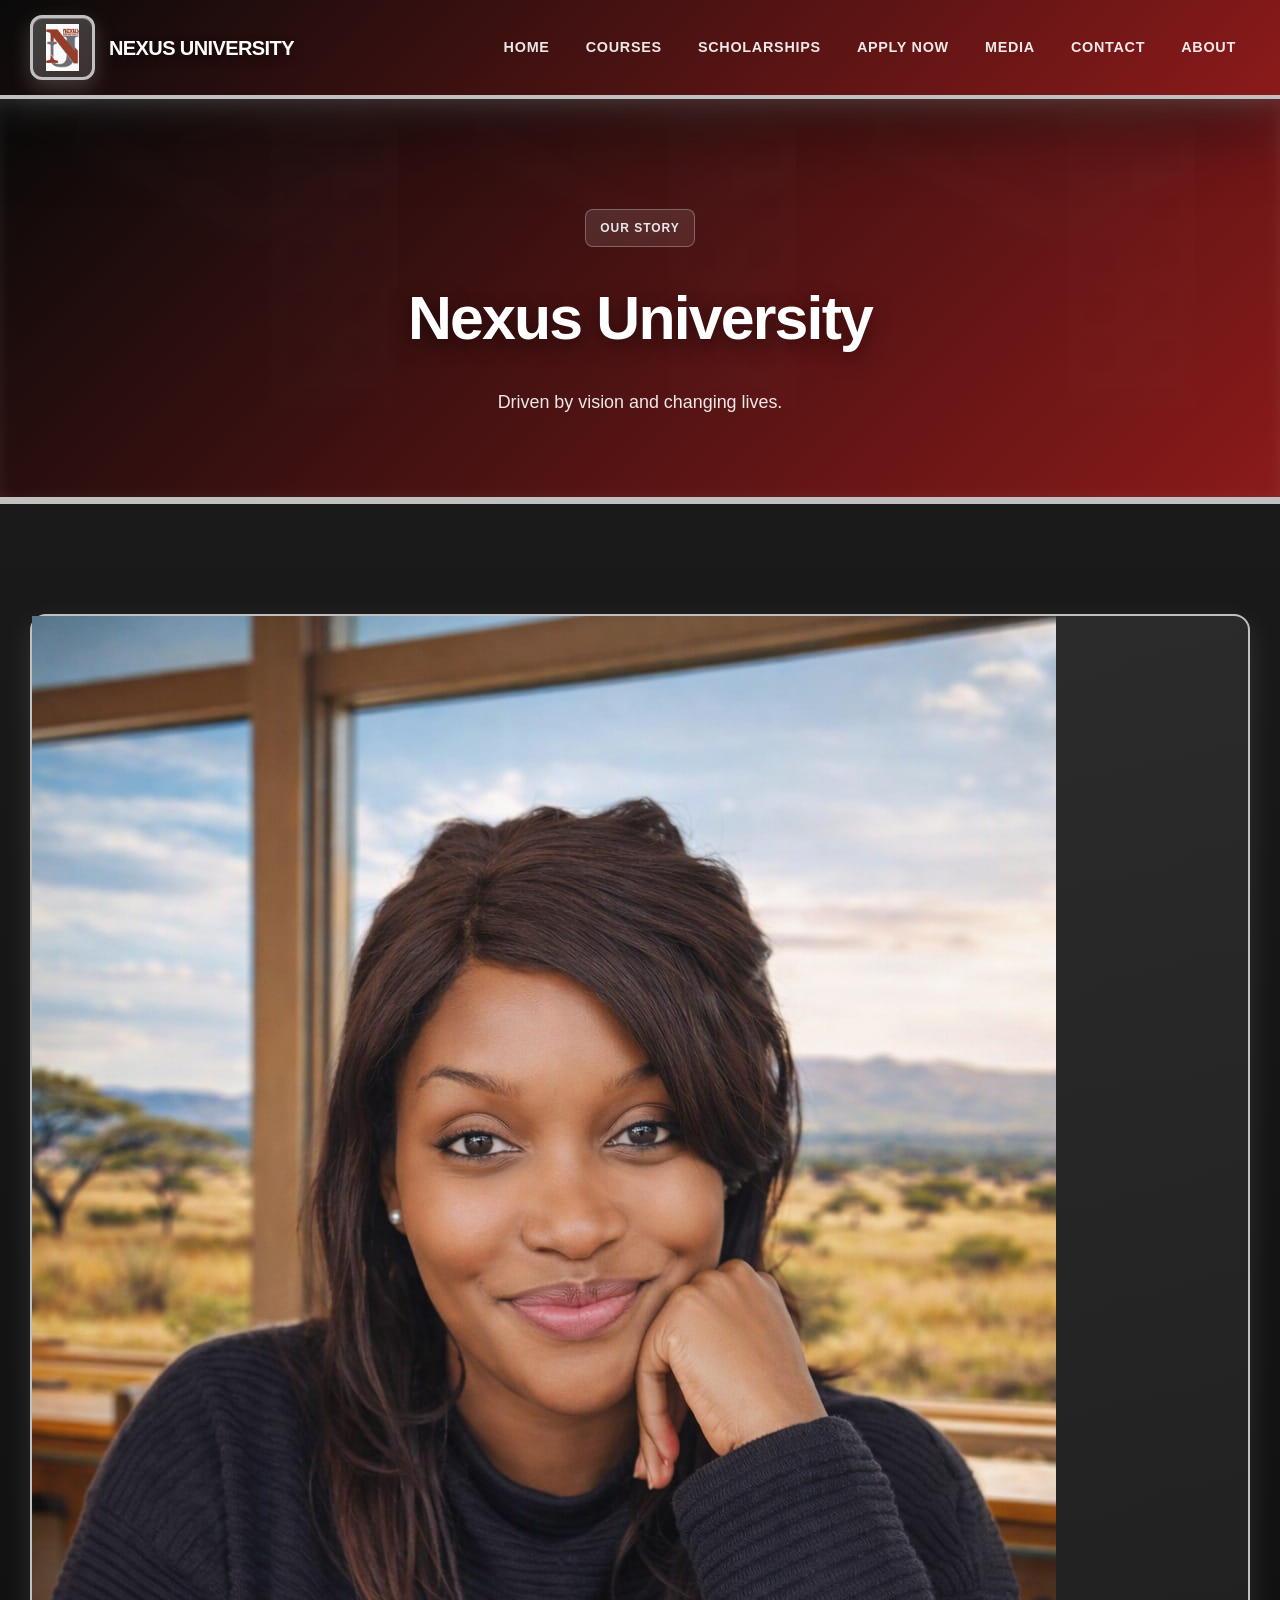
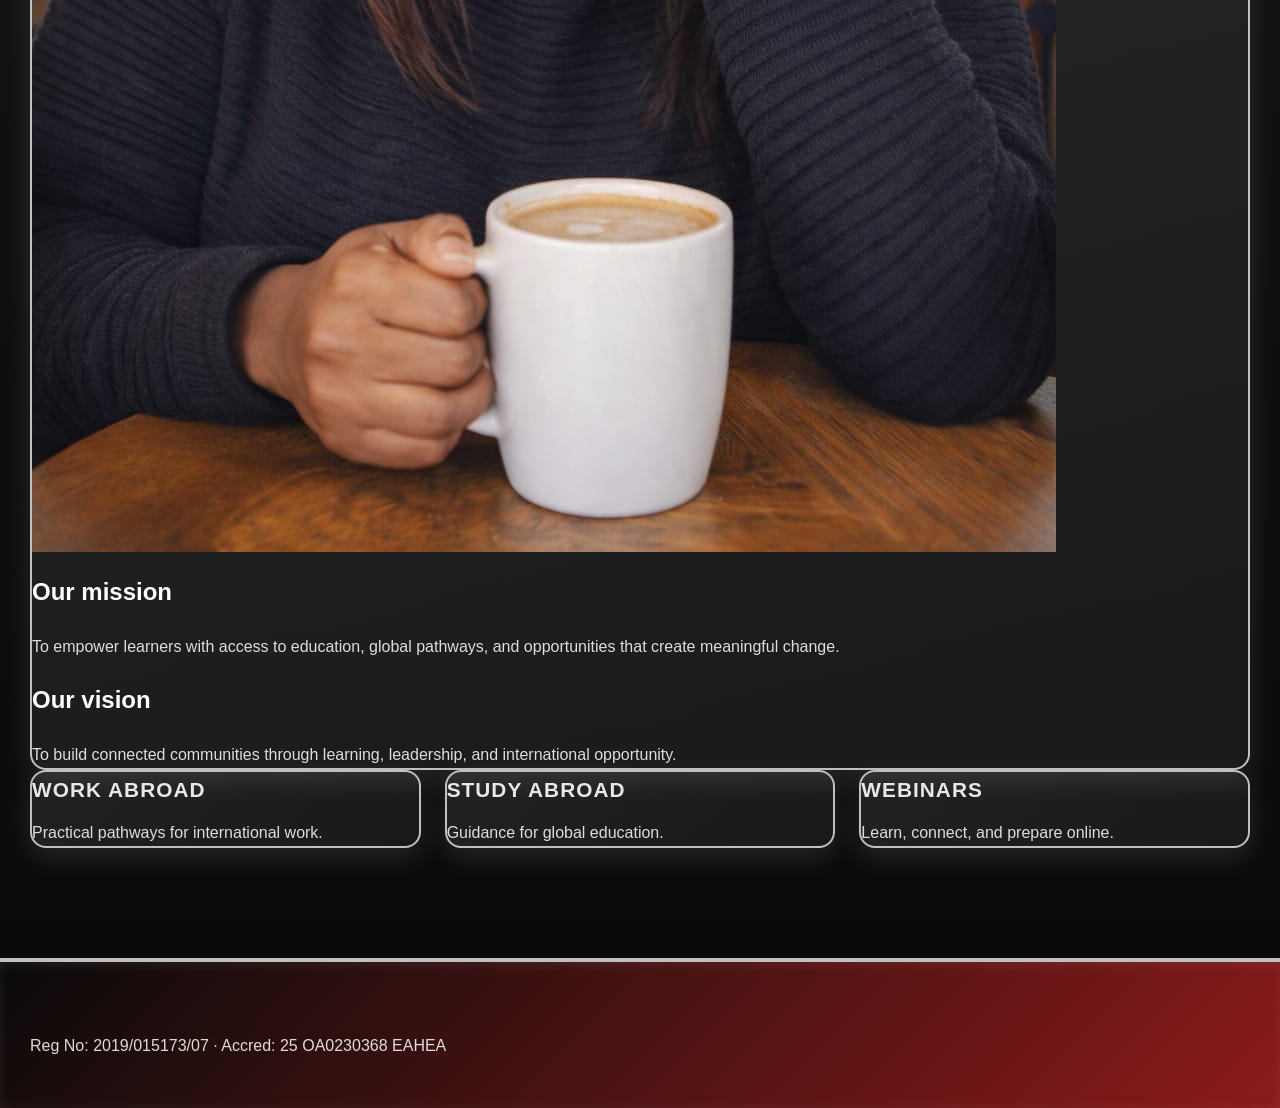
<file: about.html>
<!DOCTYPE html>
<html lang="en"><head><meta charset="UTF-8"><meta name="viewport" content="width=device-width, initial-scale=1.0"><title>About Nexus University</title><link rel="stylesheet" href="style.css.css"></head><body>
<header class="site-header"><div class="container nav"><a class="brand" href="index.html"><img src="nexus logo.jpeg" alt="Nexus University logo" class="site-logo"><span>Nexus University</span></a><nav class="main-nav"><a href="index.html">Home</a><a href="courses.html">Courses</a><a href="scholarships.html">Scholarships</a><a href="apply.html">Apply Now</a><a href="media.html">Media</a><a href="contact.html">Contact</a><a href="about.html">About</a></nav></div></header>
<main><section class="page-hero small-hero"><div class="container"><span class="eyebrow">Our story</span><h1>Nexus University</h1><p>Driven by vision and changing lives.</p></div></section><section class="section"><div class="container contact-grid"><div class="info-card"><img src="Your photo → president_coffee.jpg.jpeg" alt="Nexus University President" class="about-photo"><h2>Our mission</h2><p>To empower learners with access to education, global pathways, and opportunities that create meaningful change.</p><h2>Our vision</h2><p>To build connected communities through learning, leadership, and international opportunity.</p></div><div class="info-grid"><div class="info-card"><h3>Work Abroad</h3><p>Practical pathways for international work.</p></div><div class="info-card"><h3>Study Abroad</h3><p>Guidance for global education.</p></div><div class="info-card"><h3>Webinars</h3><p>Learn, connect, and prepare online.</p></div></div></div></section></main><footer class="site-footer"><div class="container footer-inner"><p>Reg No: 2019/015173/07 · Accred: 25 OA0230368 EAHEA</p></div></footer></body></html>
</file>
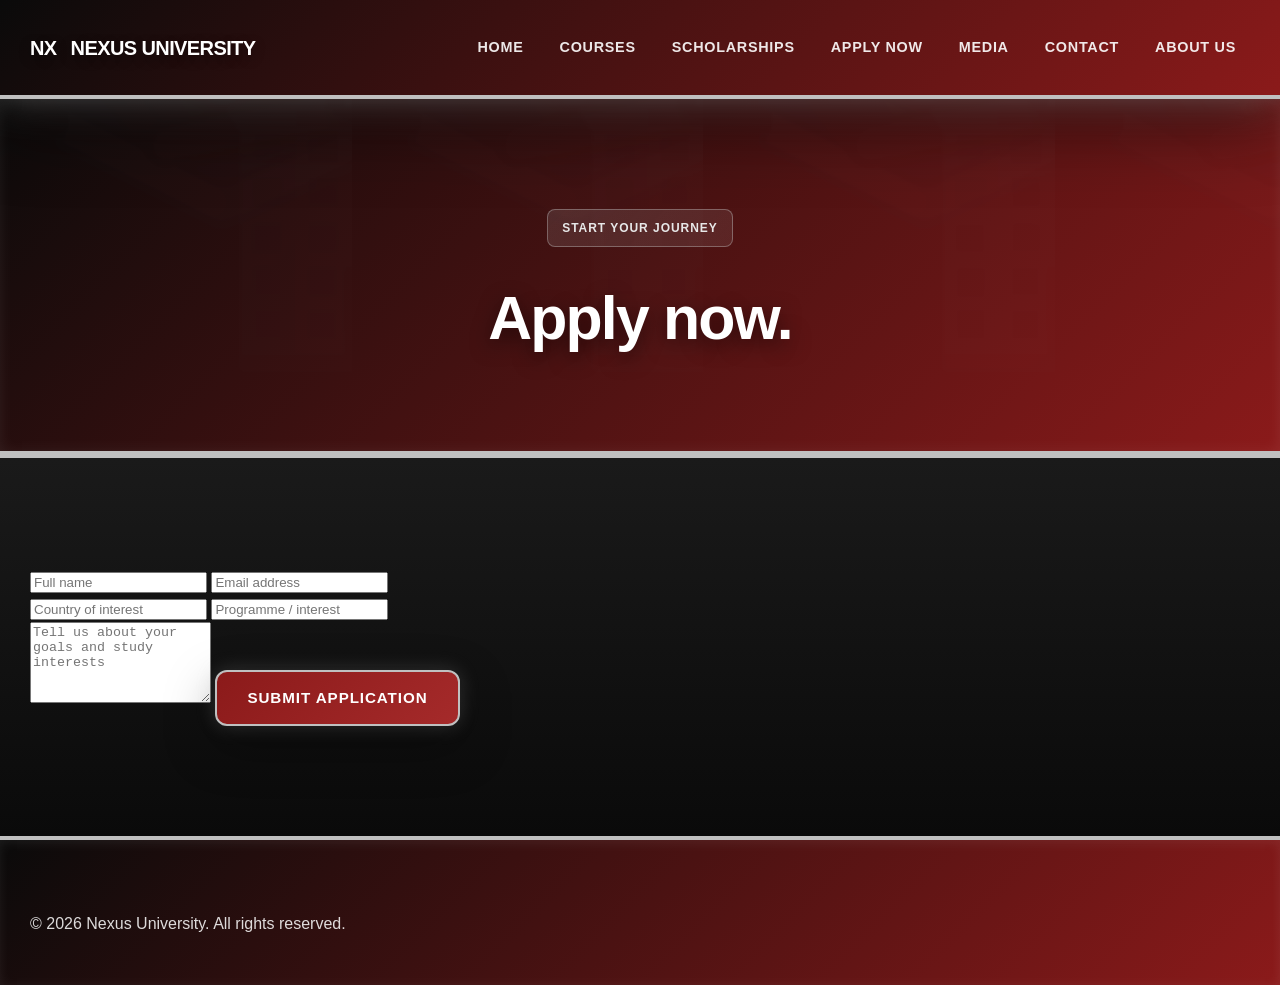
<file: apply.html>
<!DOCTYPE html>
<html lang="en">
<head>
  <meta charset="UTF-8" />
  <meta name="viewport" content="width=device-width, initial-scale=1.0" />
  <title>Apply Now - Nexus University</title>
  <link rel="stylesheet" href="style.css.css" />
</head>
<body>
  <header class="site-header">
    <div class="container nav">
      <div class="brand"><span class="brand-mark">NX</span> Nexus University</div>
      <nav class="main-nav" aria-label="Main navigation">
        <a href="index.html">Home</a>
        <a href="courses.html">Courses</a>
        <a href="scholarships.html">Scholarships</a>
        <a href="apply.html">Apply Now</a>
        <a href="media.html">Media</a>
        <a href="contact.html">Contact</a>
        <a href="about.html">About Us</a>
      </nav>
    </div>
  </header>

  <main>
    <section class="page-hero small-hero">
      <div class="container">
        <span class="eyebrow">Start your journey</span>
        <h1>Apply now.</h1>
      </div>
    </section>

    <section class="section">
      <div class="container form-card">
        <form class="contact-form">
          <div class="form-row">
            <input type="text" placeholder="Full name" />
            <input type="email" placeholder="Email address" />
          </div>
          <div class="form-row">
            <input type="text" placeholder="Country of interest" />
            <input type="text" placeholder="Programme / interest" />
          </div>
          <textarea rows="5" placeholder="Tell us about your goals and study interests"></textarea>
          <button type="submit" class="btn btn-primary">Submit Application</button>
        </form>
      </div>
    </section>
  </main>

  <footer class="site-footer">
    <div class="container footer-inner">
      <p>© 2026 Nexus University. All rights reserved.</p>
    </div>
  </footer>
</body>
</html>
</file>
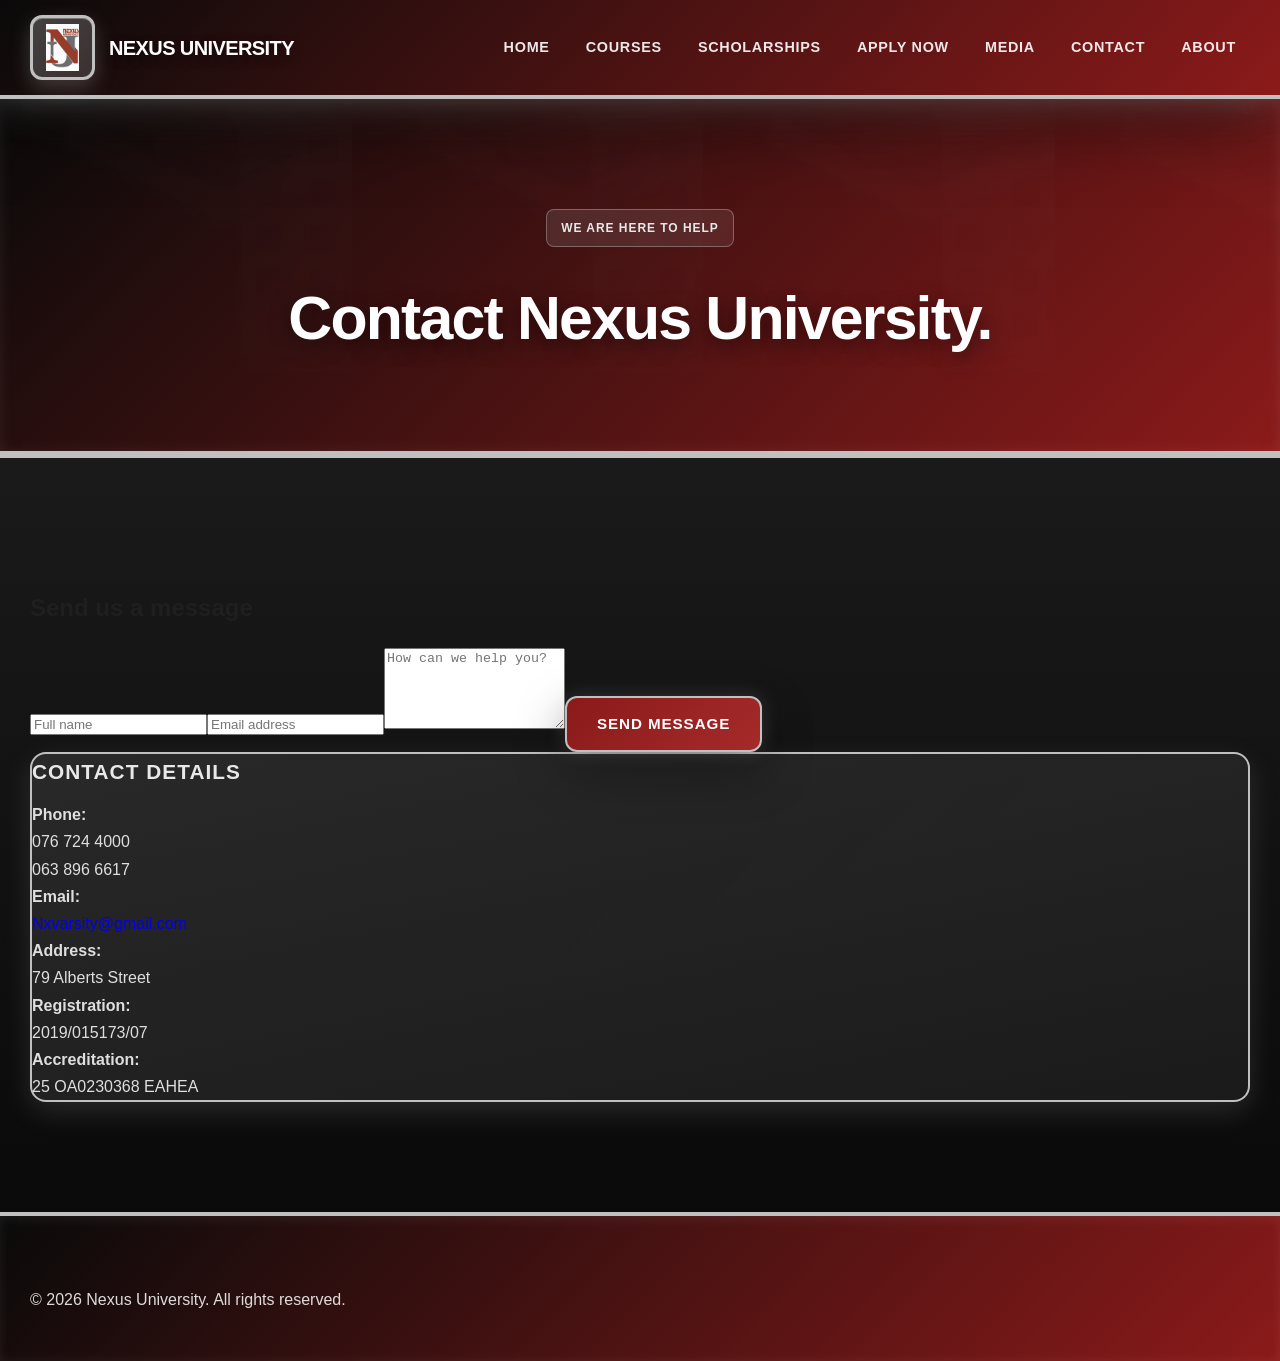
<file: contact.html>
<!DOCTYPE html>
<html lang="en"><head><meta charset="UTF-8"><meta name="viewport" content="width=device-width, initial-scale=1.0"><title>Contact | Nexus University</title><link rel="stylesheet" href="style.css.css"></head><body>
<header class="site-header"><div class="container nav"><a class="brand" href="index.html"><img src="nexus logo.jpeg" alt="Nexus University logo" class="site-logo"><span>Nexus University</span></a><nav class="main-nav"><a href="index.html">Home</a><a href="courses.html">Courses</a><a href="scholarships.html">Scholarships</a><a href="apply.html">Apply Now</a><a href="media.html">Media</a><a href="contact.html">Contact</a><a href="about.html">About</a></nav></div></header>
<main><section class="page-hero small-hero"><div class="container"><span class="eyebrow">We are here to help</span><h1>Contact Nexus University.</h1></div></section><section class="section"><div class="container contact-grid"><div class="contact-form-wrap"><h2>Send us a message</h2><form class="contact-form"><input type="text" placeholder="Full name"><input type="email" placeholder="Email address"><textarea rows="5" placeholder="How can we help you?"></textarea><button type="submit" class="btn btn-primary">Send Message</button></form></div><div class="info-card contact-card"><h3>Contact details</h3><p><strong>Phone:</strong><br>076 724 4000<br>063 896 6617</p><p><strong>Email:</strong><br><a href="mailto:Nxvarsity@gmail.com">Nxvarsity@gmail.com</a></p><p><strong>Address:</strong><br>79 Alberts Street</p><p><strong>Registration:</strong><br>2019/015173/07</p><p><strong>Accreditation:</strong><br>25 OA0230368 EAHEA</p></div></div></section></main>
<footer class="site-footer"><div class="container footer-inner"><p>© 2026 Nexus University. All rights reserved.</p></div></footer></body></html>
</file>
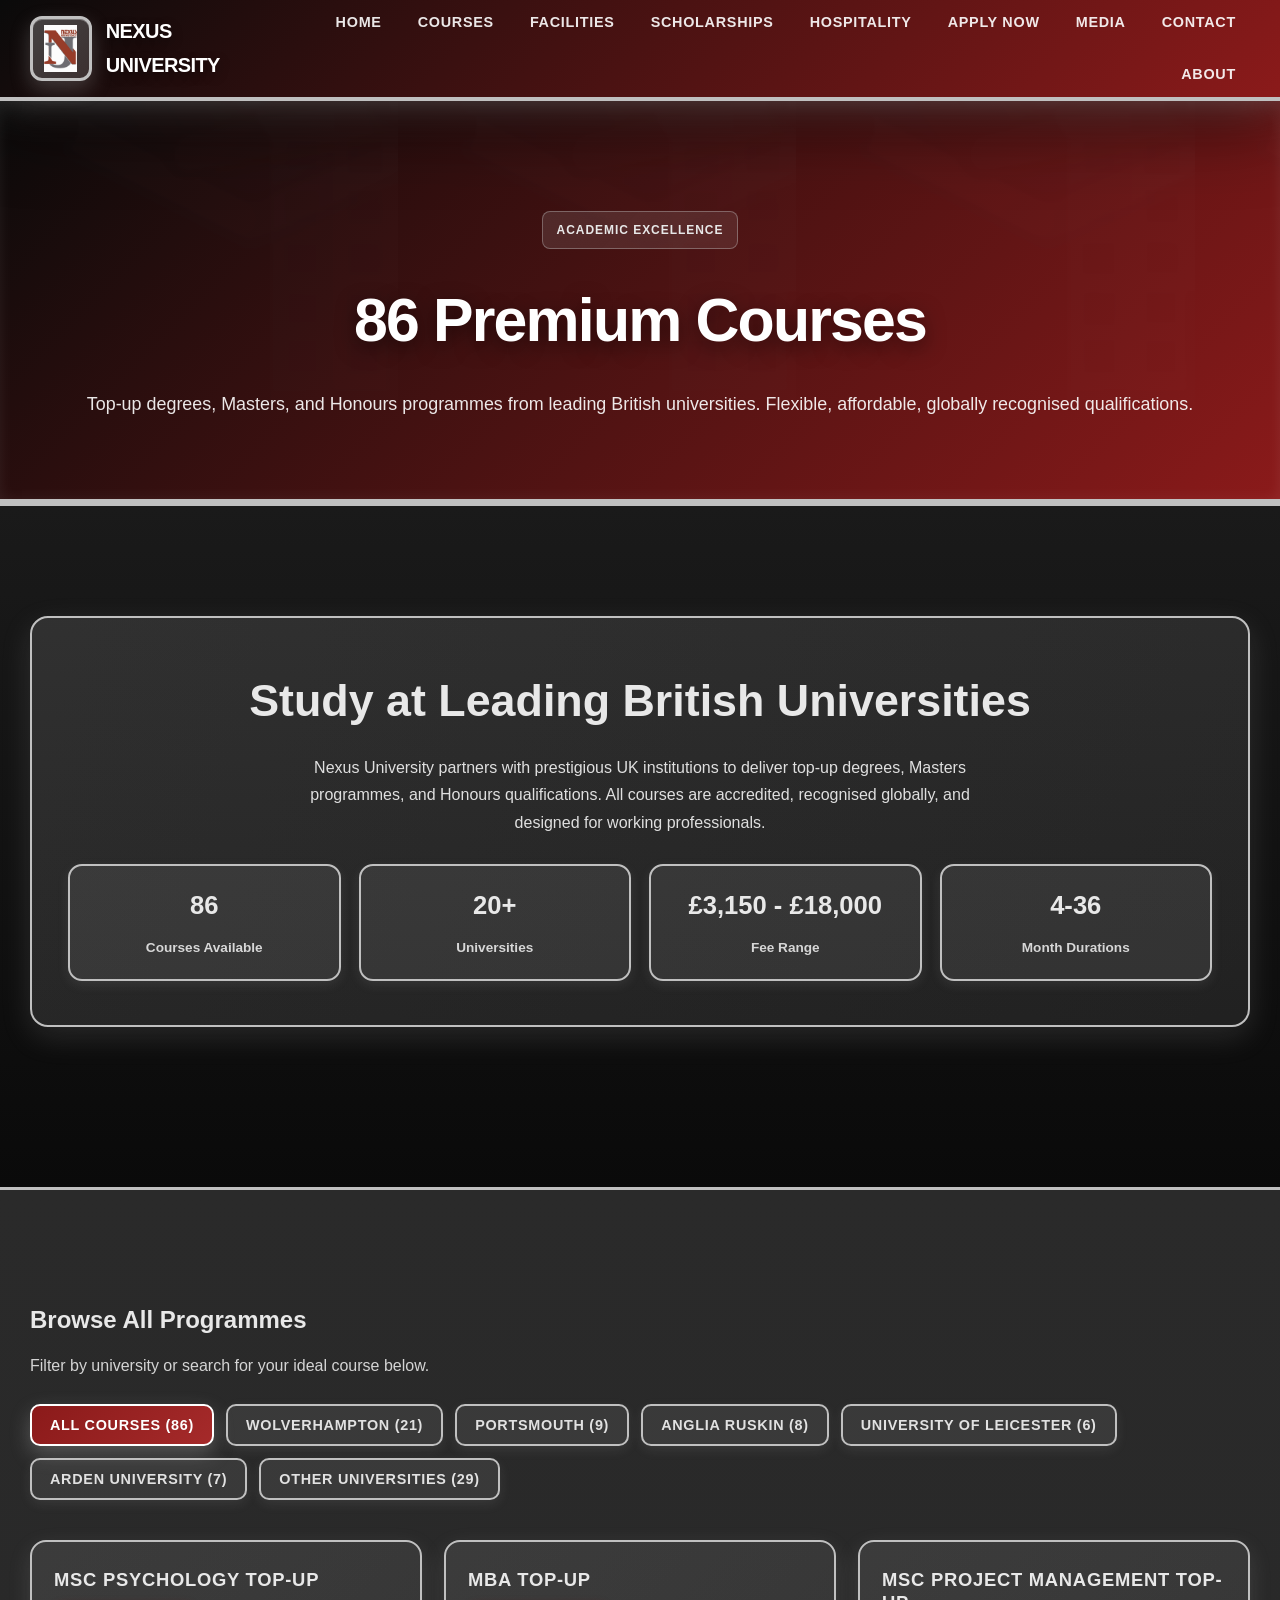
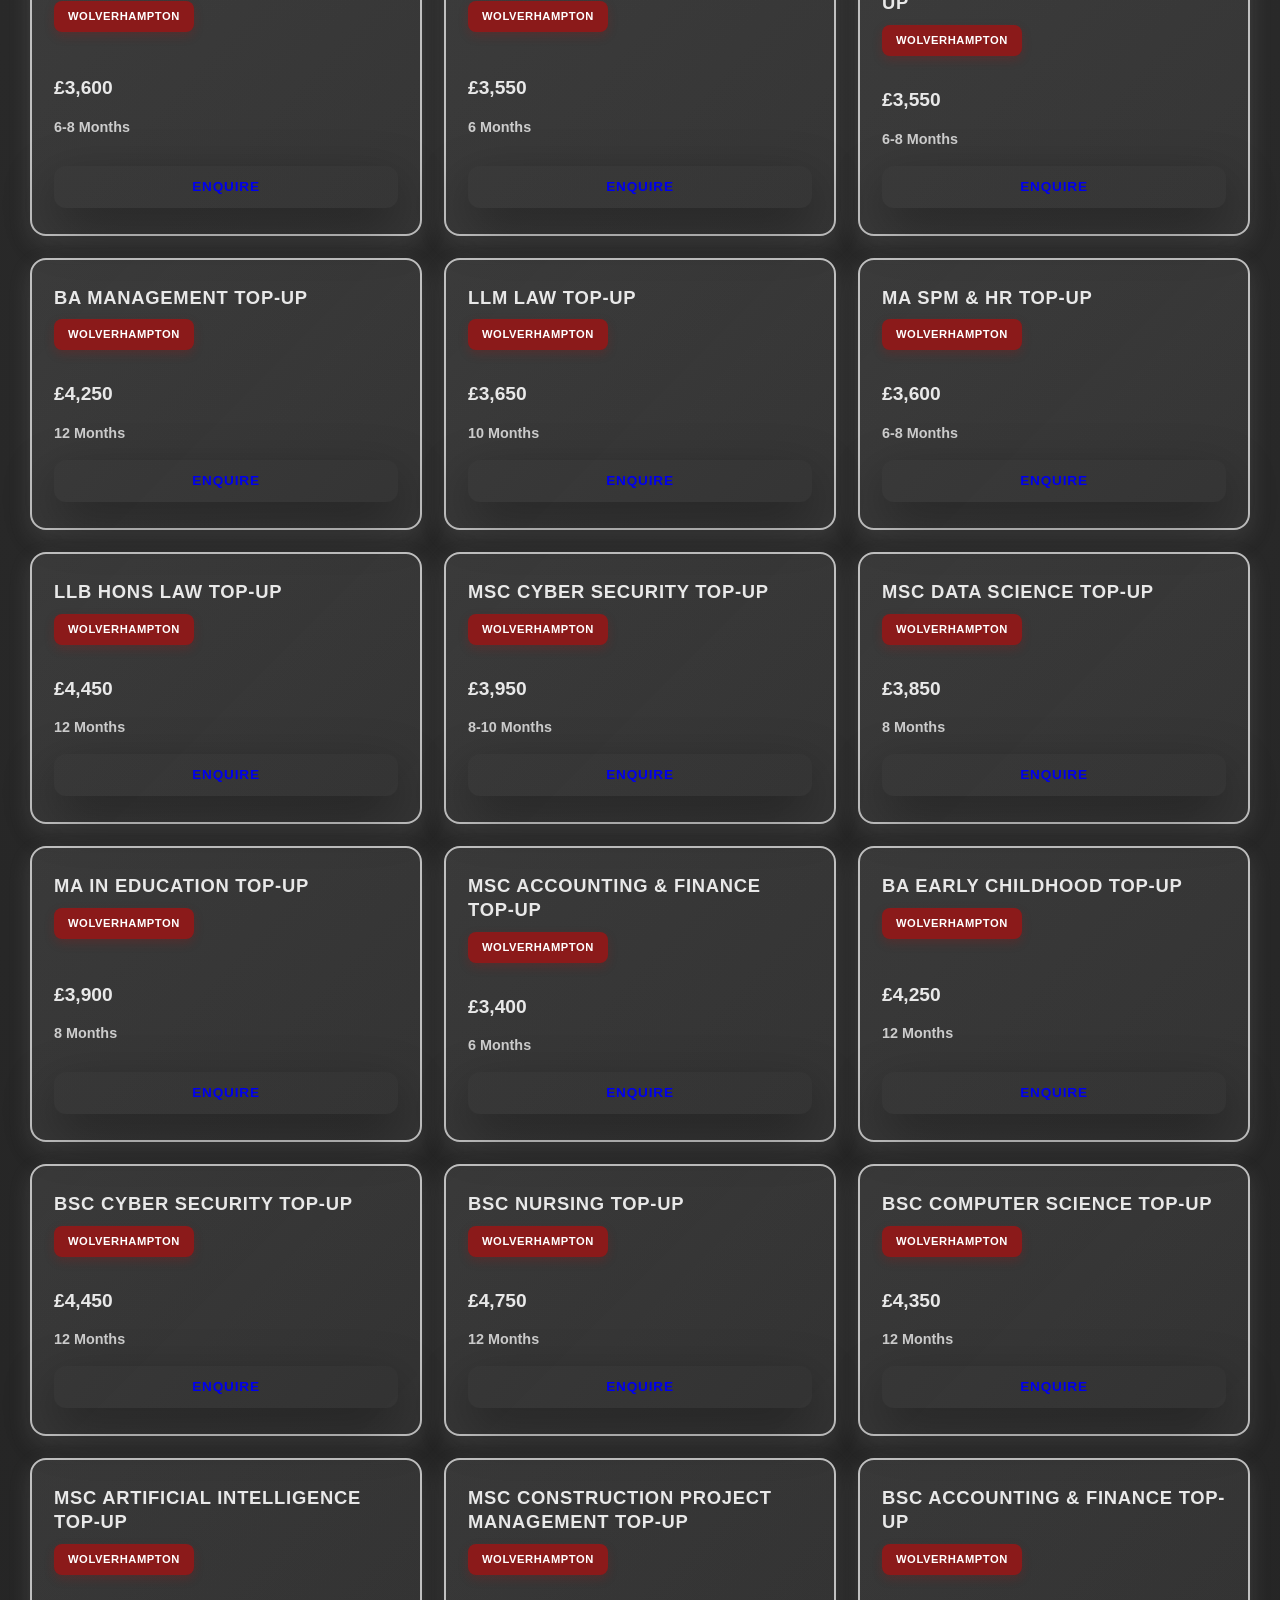
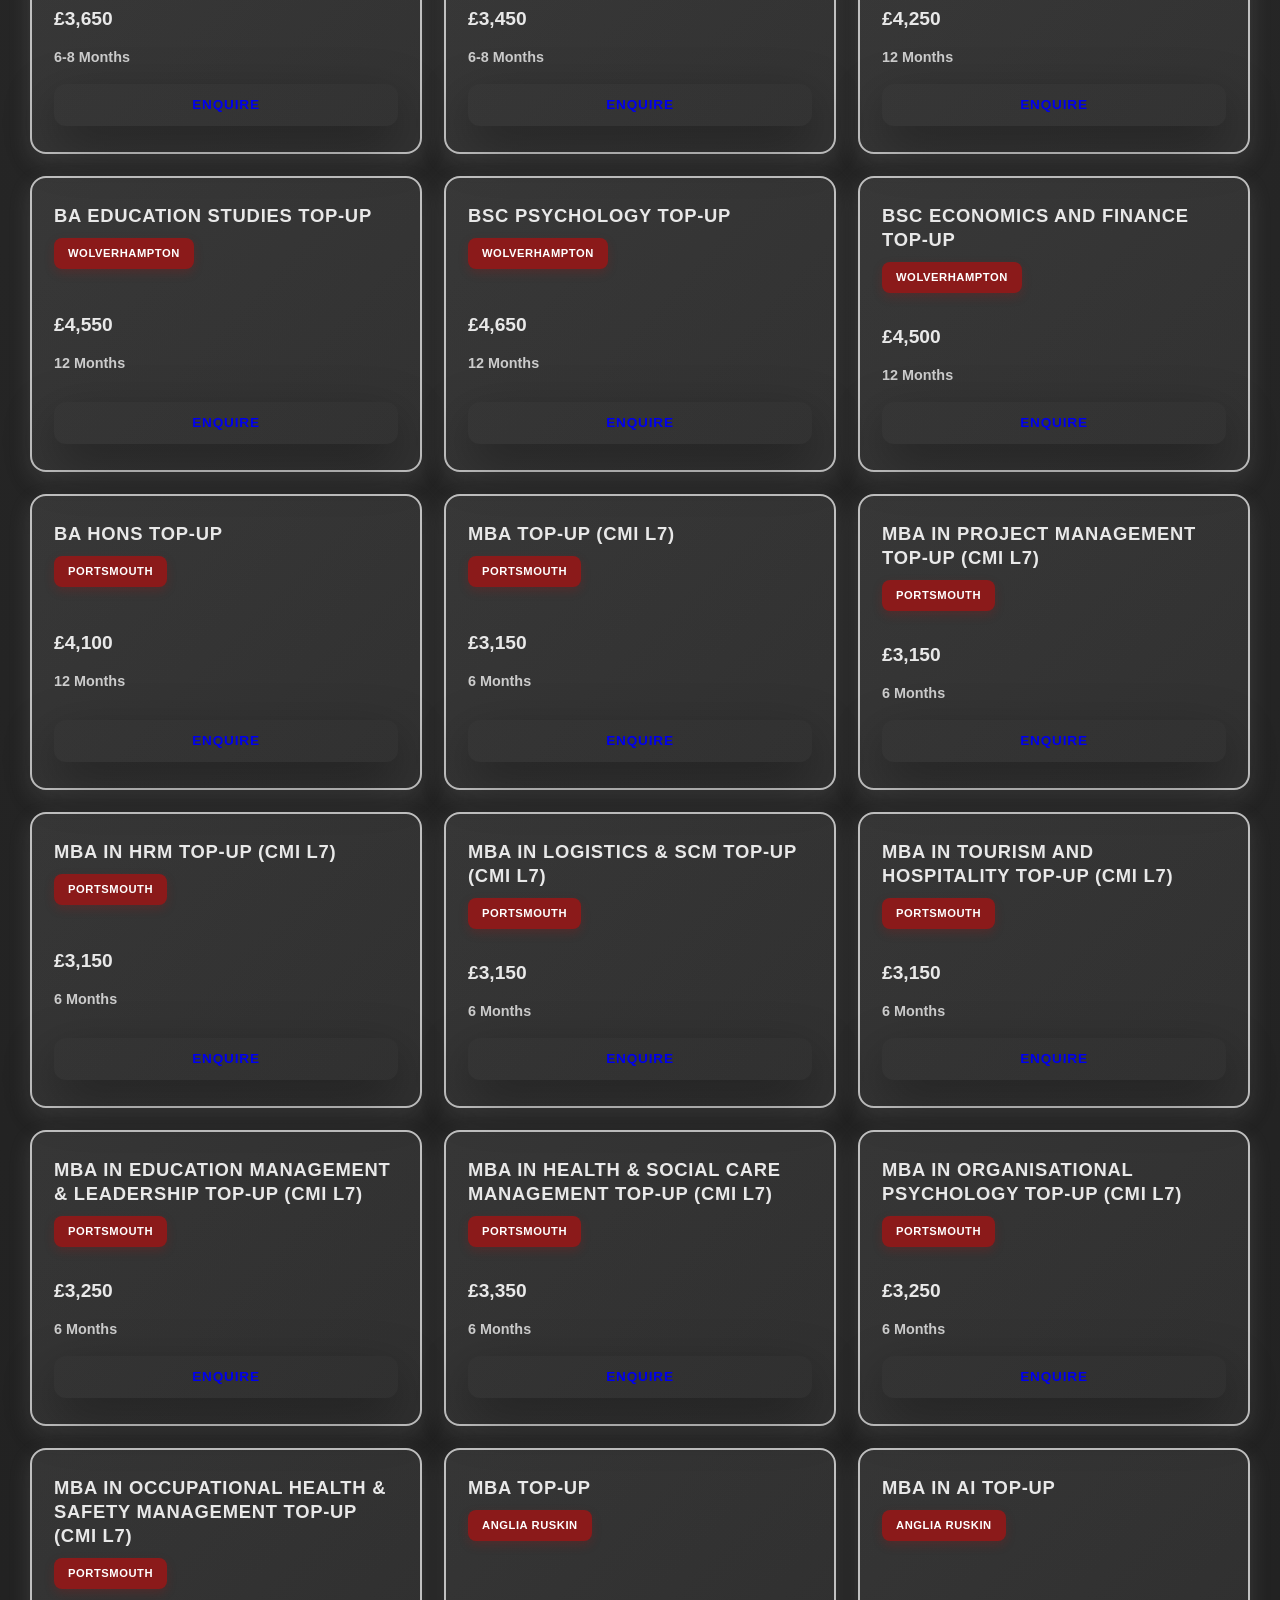
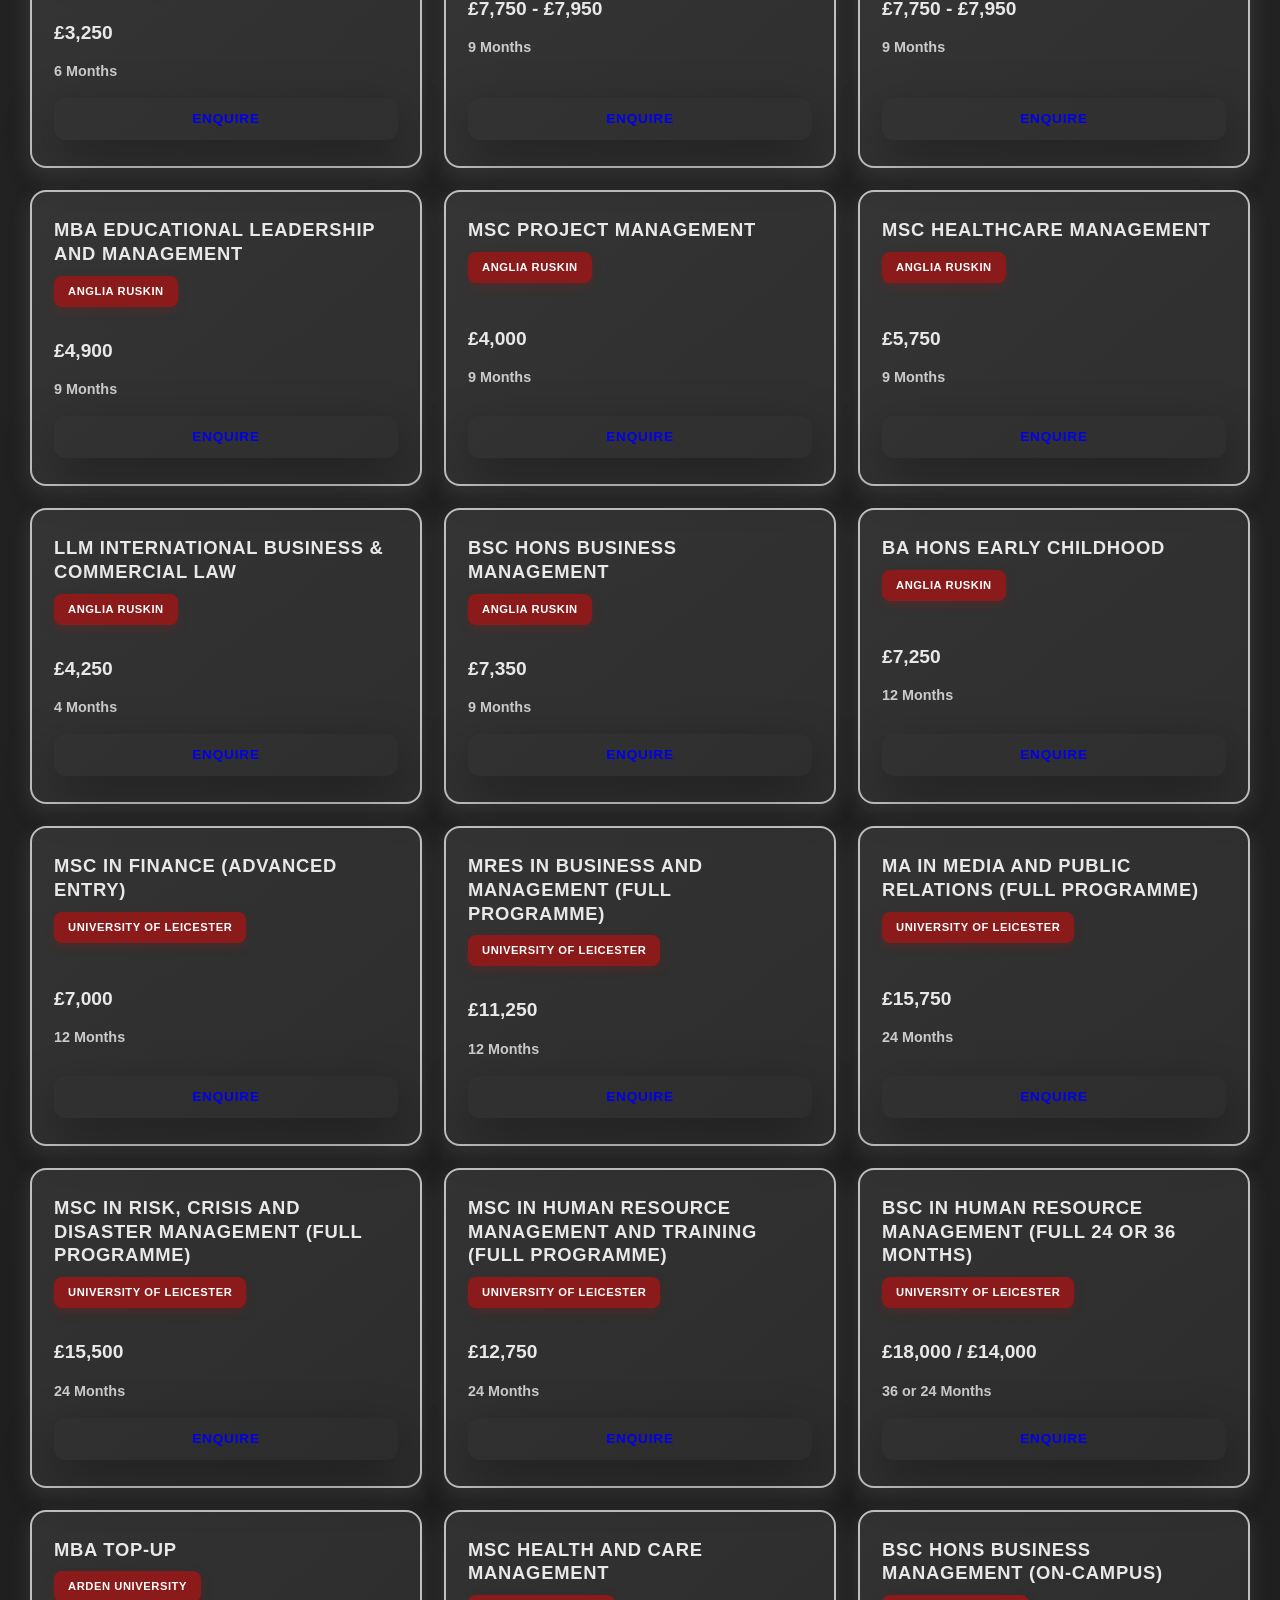
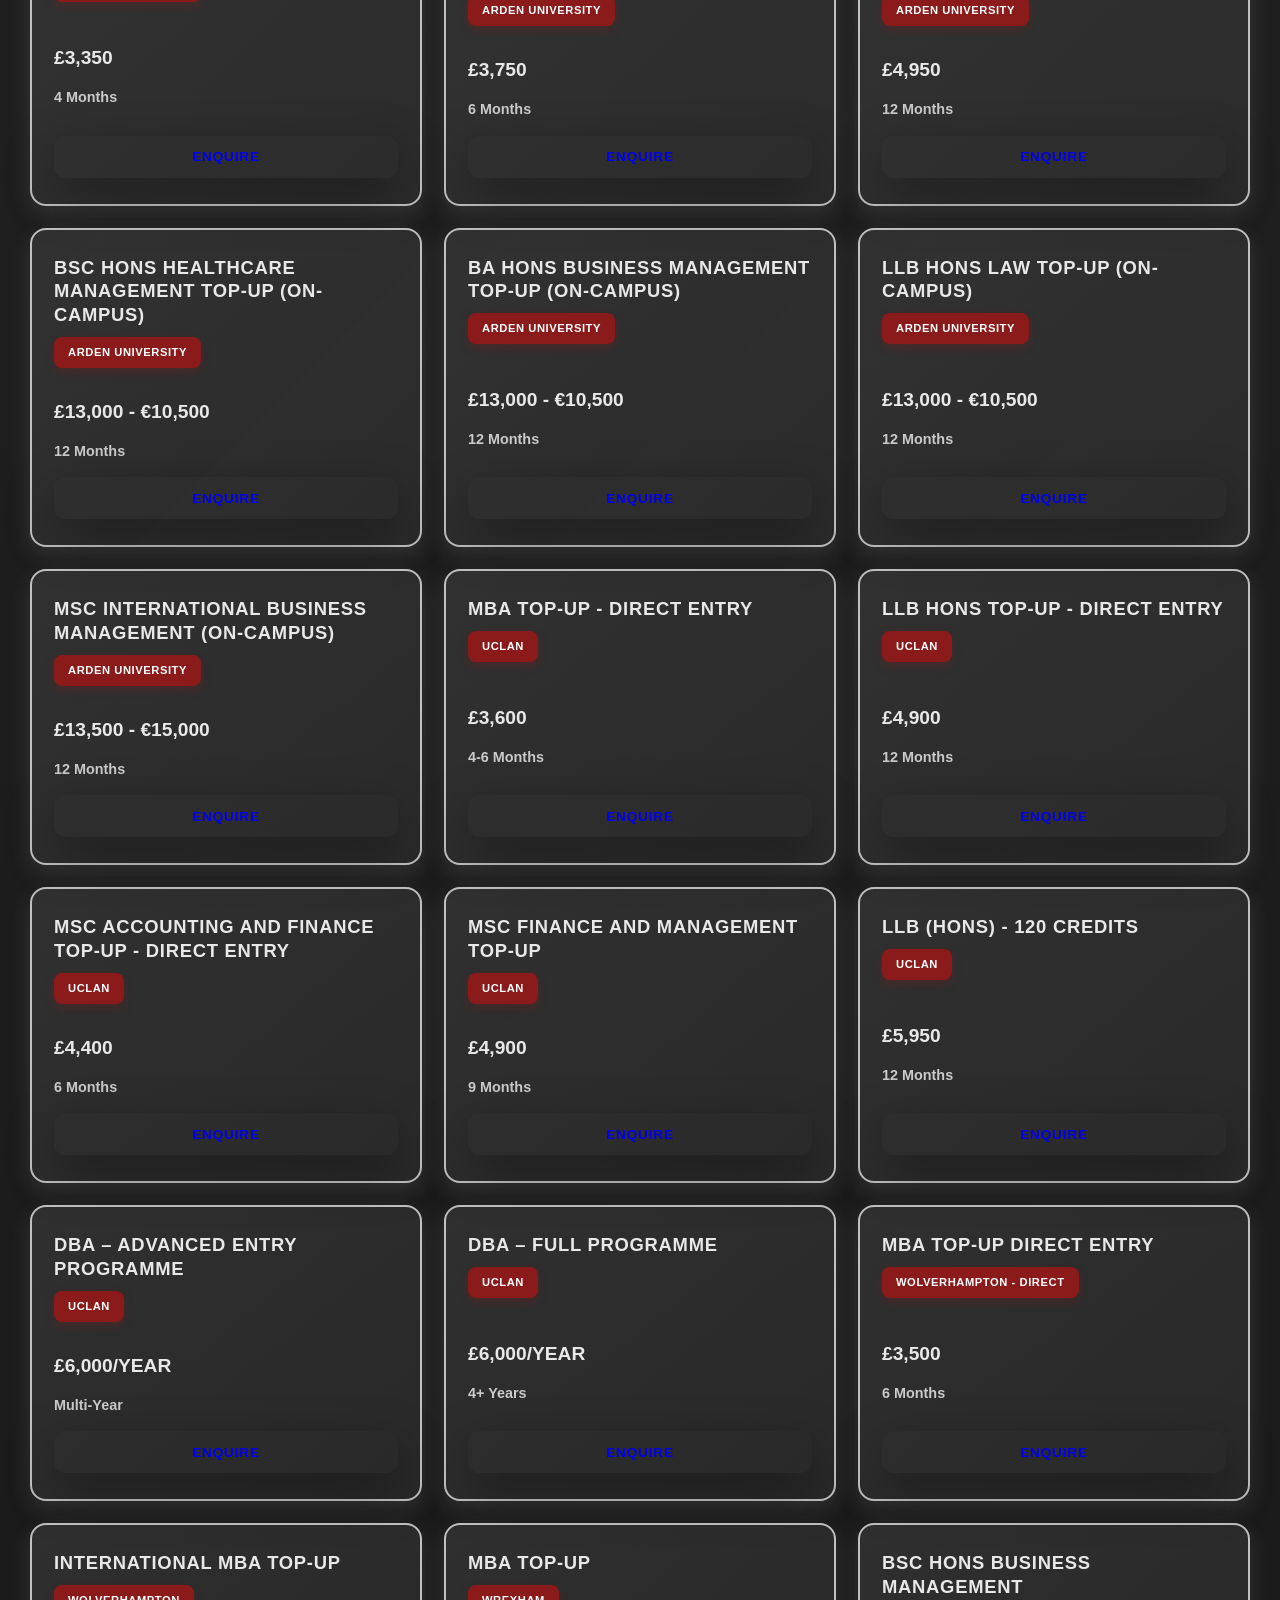
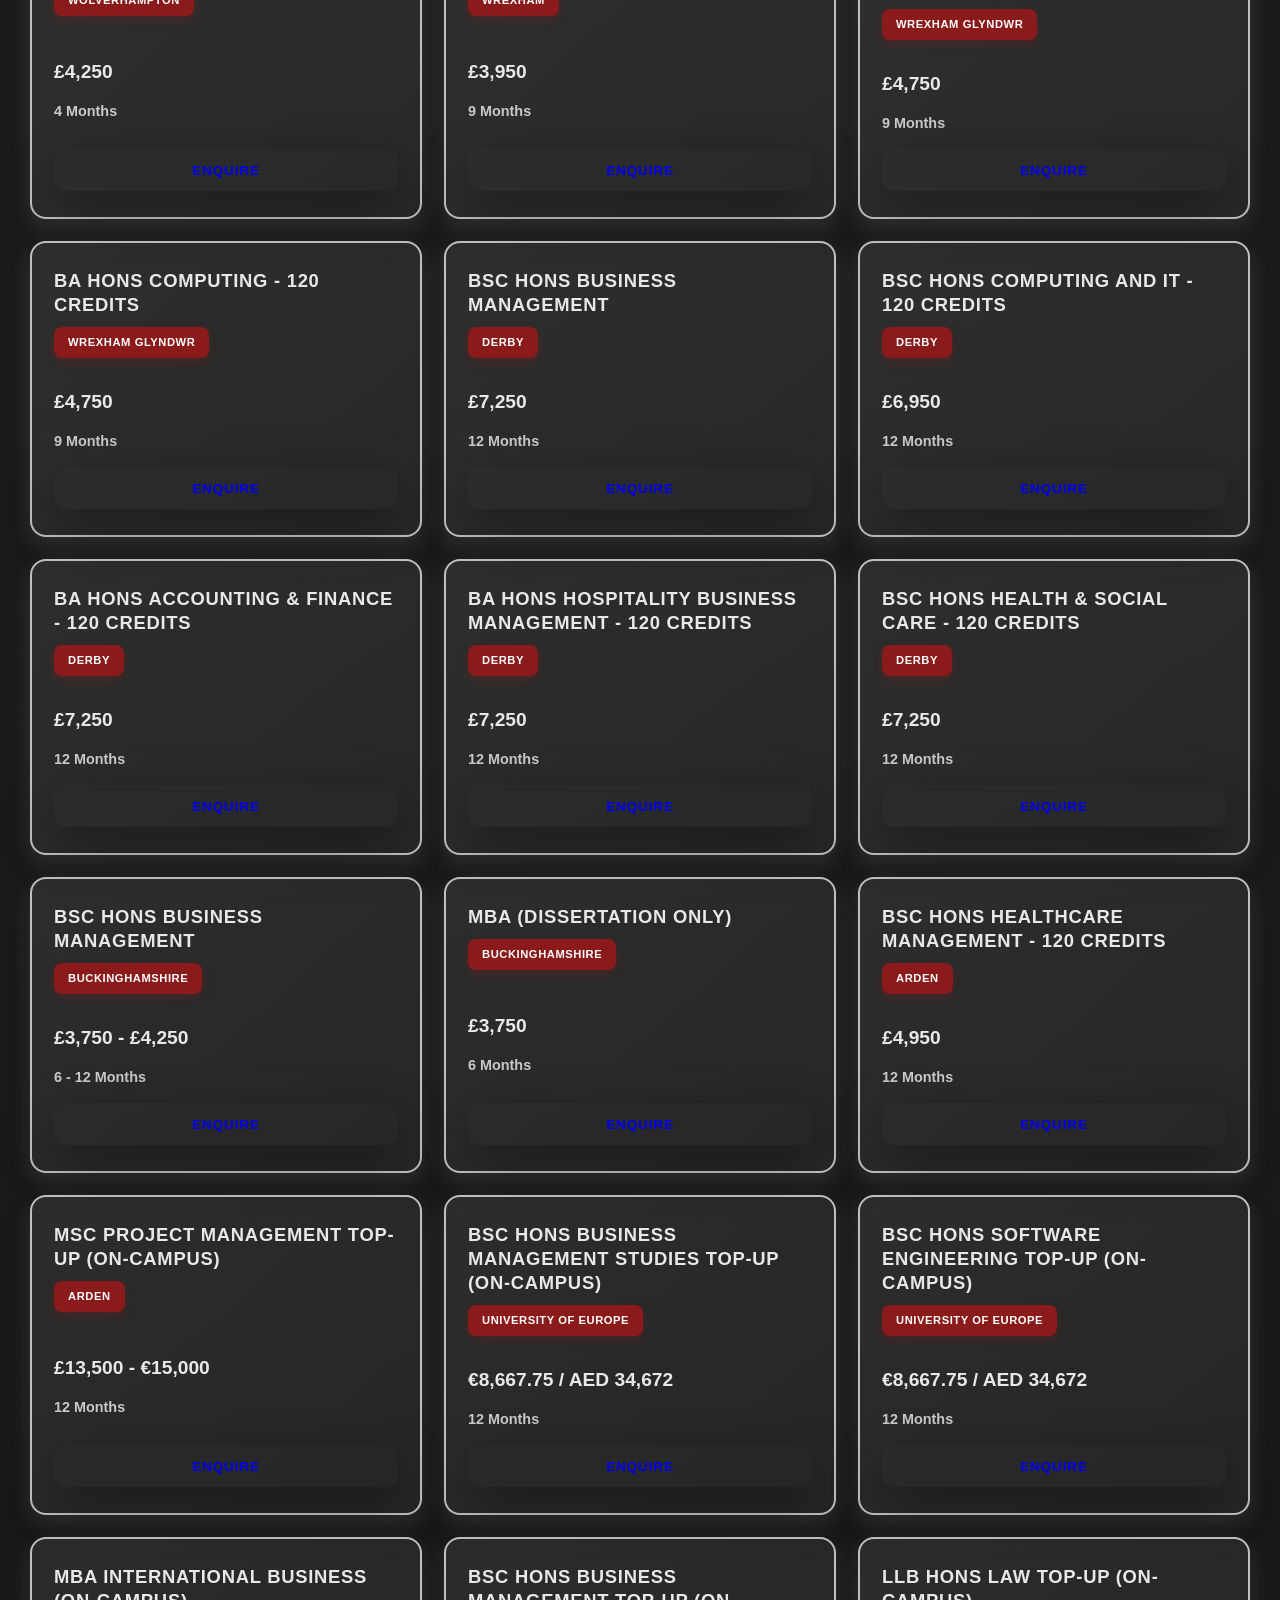
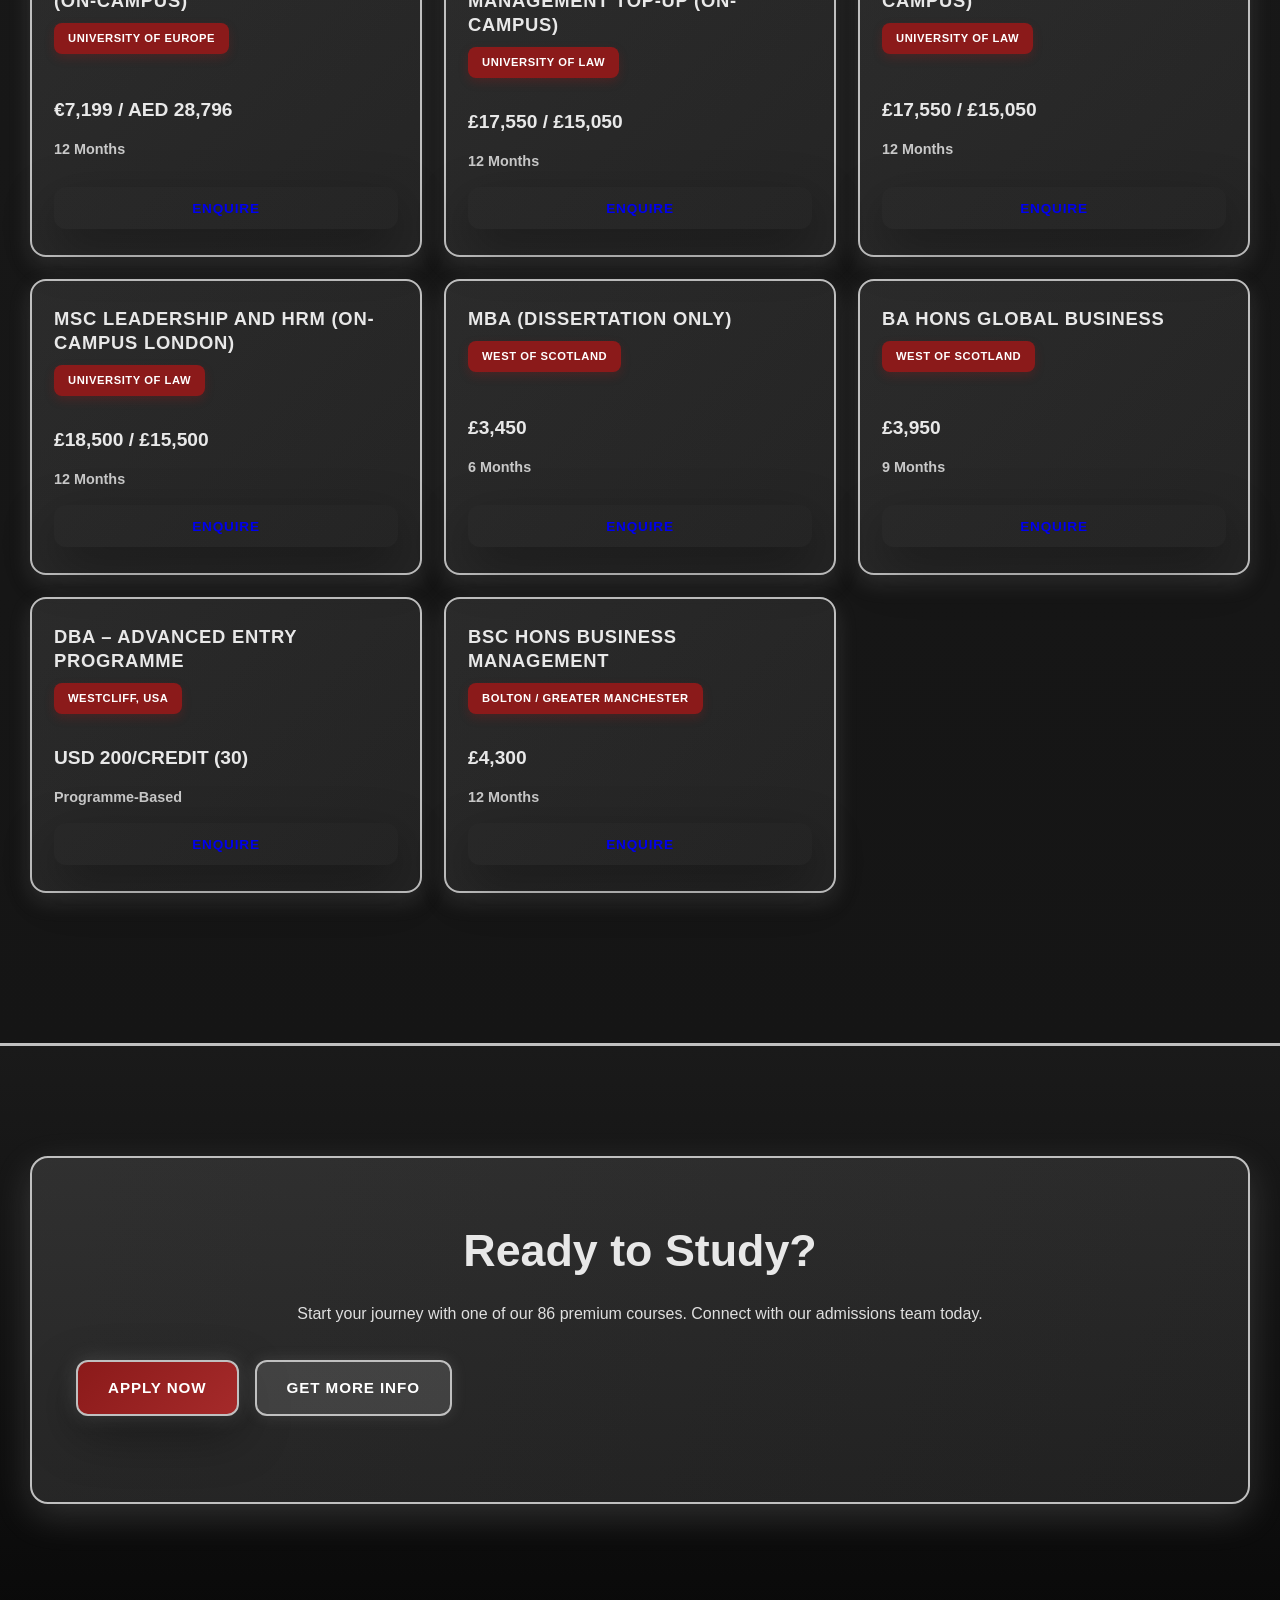
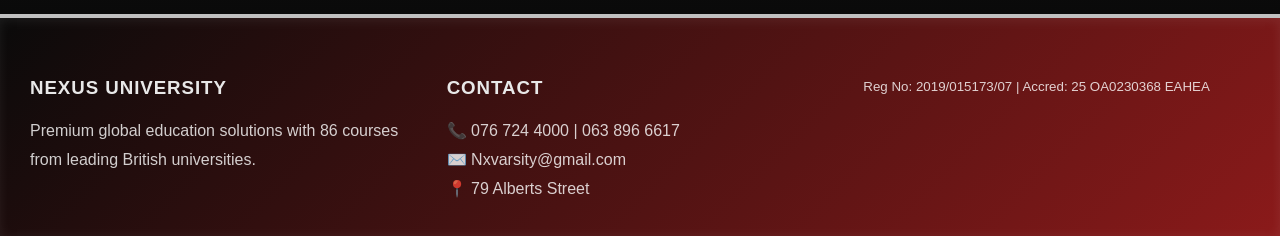
<file: courses.html>
<!DOCTYPE html>
<html lang="en">
<head>
  <meta charset="UTF-8" />
  <meta name="viewport" content="width=device-width, initial-scale=1.0" />
  <title>86 Courses | Nexus University | British & Global Programmes</title>
  <link rel="stylesheet" href="style.css.css" />
</head>
<body>
  <header class="site-header">
    <div class="container nav">
      <a class="brand" href="index.html">
        <img src="nexus logo.jpeg" alt="Nexus University logo" class="site-logo" />
        <span>Nexus University</span>
      </a>
      <nav class="main-nav" aria-label="Main navigation">
        <a href="index.html">Home</a>
        <a href="courses.html">Courses</a>
        <a href="facilities.html">Facilities</a>
        <a href="scholarships.html">Scholarships</a>
        <a href="hospitality.html">Hospitality</a>
        <a href="apply.html">Apply Now</a>
        <a href="media.html">Media</a>
        <a href="contact.html">Contact</a>
        <a href="about.html">About</a>
      </nav>
    </div>
  </header>

  <main>
    <section class="page-hero">
      <div class="container">
        <span class="eyebrow">Academic Excellence</span>
        <h1>86 Premium Courses</h1>
        <p>Top-up degrees, Masters, and Honours programmes from leading British universities. Flexible, affordable, globally recognised qualifications.</p>
      </div>
    </section>

    <section class="section">
      <div class="container">
        <div class="course-intro">
          <h2>Study at Leading British Universities</h2>
          <p>Nexus University partners with prestigious UK institutions to deliver top-up degrees, Masters programmes, and Honours qualifications. All courses are accredited, recognised globally, and designed for working professionals.</p>
          
          <div class="course-stats">
            <div class="stat">
              <strong>86</strong>
              <span>Courses Available</span>
            </div>
            <div class="stat">
              <strong>20+</strong>
              <span>Universities</span>
            </div>
            <div class="stat">
              <strong>£3,150 - £18,000</strong>
              <span>Fee Range</span>
            </div>
            <div class="stat">
              <strong>4-36</strong>
              <span>Month Durations</span>
            </div>
          </div>
        </div>
      </div>
    </section>

    <section class="section alt-section">
      <div class="container">
        <div class="filter-section">
          <h2>Browse All Programmes</h2>
          <p>Filter by university or search for your ideal course below.</p>
          
          <div class="filter-controls">
            <button class="filter-btn active" data-filter="all">All Courses (86)</button>
            <button class="filter-btn" data-filter="wolverhampton">Wolverhampton (21)</button>
            <button class="filter-btn" data-filter="portsmouth">Portsmouth (9)</button>
            <button class="filter-btn" data-filter="anglia-ruskin">Anglia Ruskin (8)</button>
            <button class="filter-btn" data-filter="leicester">University of Leicester (6)</button>
            <button class="filter-btn" data-filter="arden">Arden University (7)</button>
            <button class="filter-btn" data-filter="other">Other Universities (29)</button>
          </div>
        </div>

        <div class="courses-grid" id="coursesGrid">
          <!-- Wolverhampton -->
          <div class="course-card" data-filter="wolverhampton">
            <div class="course-header">
              <h3>MSc Psychology Top-Up</h3>
              <span class="university">Wolverhampton</span>
            </div>
            <div class="course-details">
              <span class="fee">£3,600</span>
              <span class="duration">6-8 Months</span>
            </div>
            <a href="apply.html" class="btn btn-small">Enquire</a>
          </div>

          <div class="course-card" data-filter="wolverhampton">
            <div class="course-header">
              <h3>MBA Top-Up</h3>
              <span class="university">Wolverhampton</span>
            </div>
            <div class="course-details">
              <span class="fee">£3,550</span>
              <span class="duration">6 Months</span>
            </div>
            <a href="apply.html" class="btn btn-small">Enquire</a>
          </div>

          <div class="course-card" data-filter="wolverhampton">
            <div class="course-header">
              <h3>MSc Project Management Top-Up</h3>
              <span class="university">Wolverhampton</span>
            </div>
            <div class="course-details">
              <span class="fee">£3,550</span>
              <span class="duration">6-8 Months</span>
            </div>
            <a href="apply.html" class="btn btn-small">Enquire</a>
          </div>

          <div class="course-card" data-filter="wolverhampton">
            <div class="course-header">
              <h3>BA Management Top-Up</h3>
              <span class="university">Wolverhampton</span>
            </div>
            <div class="course-details">
              <span class="fee">£4,250</span>
              <span class="duration">12 Months</span>
            </div>
            <a href="apply.html" class="btn btn-small">Enquire</a>
          </div>

          <div class="course-card" data-filter="wolverhampton">
            <div class="course-header">
              <h3>LLM Law Top-Up</h3>
              <span class="university">Wolverhampton</span>
            </div>
            <div class="course-details">
              <span class="fee">£3,650</span>
              <span class="duration">10 Months</span>
            </div>
            <a href="apply.html" class="btn btn-small">Enquire</a>
          </div>

          <div class="course-card" data-filter="wolverhampton">
            <div class="course-header">
              <h3>MA SPM & HR Top-Up</h3>
              <span class="university">Wolverhampton</span>
            </div>
            <div class="course-details">
              <span class="fee">£3,600</span>
              <span class="duration">6-8 Months</span>
            </div>
            <a href="apply.html" class="btn btn-small">Enquire</a>
          </div>

          <div class="course-card" data-filter="wolverhampton">
            <div class="course-header">
              <h3>LLB Hons Law Top-Up</h3>
              <span class="university">Wolverhampton</span>
            </div>
            <div class="course-details">
              <span class="fee">£4,450</span>
              <span class="duration">12 Months</span>
            </div>
            <a href="apply.html" class="btn btn-small">Enquire</a>
          </div>

          <div class="course-card" data-filter="wolverhampton">
            <div class="course-header">
              <h3>MSc Cyber Security Top-Up</h3>
              <span class="university">Wolverhampton</span>
            </div>
            <div class="course-details">
              <span class="fee">£3,950</span>
              <span class="duration">8-10 Months</span>
            </div>
            <a href="apply.html" class="btn btn-small">Enquire</a>
          </div>

          <div class="course-card" data-filter="wolverhampton">
            <div class="course-header">
              <h3>MSc Data Science Top-Up</h3>
              <span class="university">Wolverhampton</span>
            </div>
            <div class="course-details">
              <span class="fee">£3,850</span>
              <span class="duration">8 Months</span>
            </div>
            <a href="apply.html" class="btn btn-small">Enquire</a>
          </div>

          <div class="course-card" data-filter="wolverhampton">
            <div class="course-header">
              <h3>MA in Education Top-Up</h3>
              <span class="university">Wolverhampton</span>
            </div>
            <div class="course-details">
              <span class="fee">£3,900</span>
              <span class="duration">8 Months</span>
            </div>
            <a href="apply.html" class="btn btn-small">Enquire</a>
          </div>

          <div class="course-card" data-filter="wolverhampton">
            <div class="course-header">
              <h3>MSc Accounting & Finance Top-Up</h3>
              <span class="university">Wolverhampton</span>
            </div>
            <div class="course-details">
              <span class="fee">£3,400</span>
              <span class="duration">6 Months</span>
            </div>
            <a href="apply.html" class="btn btn-small">Enquire</a>
          </div>

          <div class="course-card" data-filter="wolverhampton">
            <div class="course-header">
              <h3>BA Early Childhood Top-Up</h3>
              <span class="university">Wolverhampton</span>
            </div>
            <div class="course-details">
              <span class="fee">£4,250</span>
              <span class="duration">12 Months</span>
            </div>
            <a href="apply.html" class="btn btn-small">Enquire</a>
          </div>

          <div class="course-card" data-filter="wolverhampton">
            <div class="course-header">
              <h3>BSc Cyber Security Top-Up</h3>
              <span class="university">Wolverhampton</span>
            </div>
            <div class="course-details">
              <span class="fee">£4,450</span>
              <span class="duration">12 Months</span>
            </div>
            <a href="apply.html" class="btn btn-small">Enquire</a>
          </div>

          <div class="course-card" data-filter="wolverhampton">
            <div class="course-header">
              <h3>BSc Nursing Top-Up</h3>
              <span class="university">Wolverhampton</span>
            </div>
            <div class="course-details">
              <span class="fee">£4,750</span>
              <span class="duration">12 Months</span>
            </div>
            <a href="apply.html" class="btn btn-small">Enquire</a>
          </div>

          <div class="course-card" data-filter="wolverhampton">
            <div class="course-header">
              <h3>BSc Computer Science Top-Up</h3>
              <span class="university">Wolverhampton</span>
            </div>
            <div class="course-details">
              <span class="fee">£4,350</span>
              <span class="duration">12 Months</span>
            </div>
            <a href="apply.html" class="btn btn-small">Enquire</a>
          </div>

          <div class="course-card" data-filter="wolverhampton">
            <div class="course-header">
              <h3>MSc Artificial Intelligence Top-Up</h3>
              <span class="university">Wolverhampton</span>
            </div>
            <div class="course-details">
              <span class="fee">£3,650</span>
              <span class="duration">6-8 Months</span>
            </div>
            <a href="apply.html" class="btn btn-small">Enquire</a>
          </div>

          <div class="course-card" data-filter="wolverhampton">
            <div class="course-header">
              <h3>MSc Construction Project Management Top-Up</h3>
              <span class="university">Wolverhampton</span>
            </div>
            <div class="course-details">
              <span class="fee">£3,450</span>
              <span class="duration">6-8 Months</span>
            </div>
            <a href="apply.html" class="btn btn-small">Enquire</a>
          </div>

          <div class="course-card" data-filter="wolverhampton">
            <div class="course-header">
              <h3>BSc Accounting & Finance Top-Up</h3>
              <span class="university">Wolverhampton</span>
            </div>
            <div class="course-details">
              <span class="fee">£4,250</span>
              <span class="duration">12 Months</span>
            </div>
            <a href="apply.html" class="btn btn-small">Enquire</a>
          </div>

          <div class="course-card" data-filter="wolverhampton">
            <div class="course-header">
              <h3>BA Education Studies Top-Up</h3>
              <span class="university">Wolverhampton</span>
            </div>
            <div class="course-details">
              <span class="fee">£4,550</span>
              <span class="duration">12 Months</span>
            </div>
            <a href="apply.html" class="btn btn-small">Enquire</a>
          </div>

          <div class="course-card" data-filter="wolverhampton">
            <div class="course-header">
              <h3>BSc Psychology Top-Up</h3>
              <span class="university">Wolverhampton</span>
            </div>
            <div class="course-details">
              <span class="fee">£4,650</span>
              <span class="duration">12 Months</span>
            </div>
            <a href="apply.html" class="btn btn-small">Enquire</a>
          </div>

          <div class="course-card" data-filter="wolverhampton">
            <div class="course-header">
              <h3>BSc Economics and Finance Top-Up</h3>
              <span class="university">Wolverhampton</span>
            </div>
            <div class="course-details">
              <span class="fee">£4,500</span>
              <span class="duration">12 Months</span>
            </div>
            <a href="apply.html" class="btn btn-small">Enquire</a>
          </div>

          <!-- Portsmouth -->
          <div class="course-card" data-filter="portsmouth">
            <div class="course-header">
              <h3>BA HONS Top-Up</h3>
              <span class="university">Portsmouth</span>
            </div>
            <div class="course-details">
              <span class="fee">£4,100</span>
              <span class="duration">12 Months</span>
            </div>
            <a href="apply.html" class="btn btn-small">Enquire</a>
          </div>

          <div class="course-card" data-filter="portsmouth">
            <div class="course-header">
              <h3>MBA Top-Up (CMI L7)</h3>
              <span class="university">Portsmouth</span>
            </div>
            <div class="course-details">
              <span class="fee">£3,150</span>
              <span class="duration">6 Months</span>
            </div>
            <a href="apply.html" class="btn btn-small">Enquire</a>
          </div>

          <div class="course-card" data-filter="portsmouth">
            <div class="course-header">
              <h3>MBA in Project Management Top-Up (CMI L7)</h3>
              <span class="university">Portsmouth</span>
            </div>
            <div class="course-details">
              <span class="fee">£3,150</span>
              <span class="duration">6 Months</span>
            </div>
            <a href="apply.html" class="btn btn-small">Enquire</a>
          </div>

          <div class="course-card" data-filter="portsmouth">
            <div class="course-header">
              <h3>MBA in HRM Top-Up (CMI L7)</h3>
              <span class="university">Portsmouth</span>
            </div>
            <div class="course-details">
              <span class="fee">£3,150</span>
              <span class="duration">6 Months</span>
            </div>
            <a href="apply.html" class="btn btn-small">Enquire</a>
          </div>

          <div class="course-card" data-filter="portsmouth">
            <div class="course-header">
              <h3>MBA in Logistics & SCM Top-Up (CMI L7)</h3>
              <span class="university">Portsmouth</span>
            </div>
            <div class="course-details">
              <span class="fee">£3,150</span>
              <span class="duration">6 Months</span>
            </div>
            <a href="apply.html" class="btn btn-small">Enquire</a>
          </div>

          <div class="course-card" data-filter="portsmouth">
            <div class="course-header">
              <h3>MBA in Tourism and Hospitality Top-Up (CMI L7)</h3>
              <span class="university">Portsmouth</span>
            </div>
            <div class="course-details">
              <span class="fee">£3,150</span>
              <span class="duration">6 Months</span>
            </div>
            <a href="apply.html" class="btn btn-small">Enquire</a>
          </div>

          <div class="course-card" data-filter="portsmouth">
            <div class="course-header">
              <h3>MBA in Education Management & Leadership Top-Up (CMI L7)</h3>
              <span class="university">Portsmouth</span>
            </div>
            <div class="course-details">
              <span class="fee">£3,250</span>
              <span class="duration">6 Months</span>
            </div>
            <a href="apply.html" class="btn btn-small">Enquire</a>
          </div>

          <div class="course-card" data-filter="portsmouth">
            <div class="course-header">
              <h3>MBA in Health & Social Care Management Top-Up (CMI L7)</h3>
              <span class="university">Portsmouth</span>
            </div>
            <div class="course-details">
              <span class="fee">£3,350</span>
              <span class="duration">6 Months</span>
            </div>
            <a href="apply.html" class="btn btn-small">Enquire</a>
          </div>

          <div class="course-card" data-filter="portsmouth">
            <div class="course-header">
              <h3>MBA in Organisational Psychology Top-Up (CMI L7)</h3>
              <span class="university">Portsmouth</span>
            </div>
            <div class="course-details">
              <span class="fee">£3,250</span>
              <span class="duration">6 Months</span>
            </div>
            <a href="apply.html" class="btn btn-small">Enquire</a>
          </div>

          <div class="course-card" data-filter="portsmouth">
            <div class="course-header">
              <h3>MBA in Occupational Health & Safety Management Top-Up (CMI L7)</h3>
              <span class="university">Portsmouth</span>
            </div>
            <div class="course-details">
              <span class="fee">£3,250</span>
              <span class="duration">6 Months</span>
            </div>
            <a href="apply.html" class="btn btn-small">Enquire</a>
          </div>

          <!-- Anglia Ruskin -->
          <div class="course-card" data-filter="anglia-ruskin">
            <div class="course-header">
              <h3>MBA Top-Up</h3>
              <span class="university">Anglia Ruskin</span>
            </div>
            <div class="course-details">
              <span class="fee">£7,750 - £7,950</span>
              <span class="duration">9 Months</span>
            </div>
            <a href="apply.html" class="btn btn-small">Enquire</a>
          </div>

          <div class="course-card" data-filter="anglia-ruskin">
            <div class="course-header">
              <h3>MBA in AI Top-Up</h3>
              <span class="university">Anglia Ruskin</span>
            </div>
            <div class="course-details">
              <span class="fee">£7,750 - £7,950</span>
              <span class="duration">9 Months</span>
            </div>
            <a href="apply.html" class="btn btn-small">Enquire</a>
          </div>

          <div class="course-card" data-filter="anglia-ruskin">
            <div class="course-header">
              <h3>MBA Educational Leadership and Management</h3>
              <span class="university">Anglia Ruskin</span>
            </div>
            <div class="course-details">
              <span class="fee">£4,900</span>
              <span class="duration">9 Months</span>
            </div>
            <a href="apply.html" class="btn btn-small">Enquire</a>
          </div>

          <div class="course-card" data-filter="anglia-ruskin">
            <div class="course-header">
              <h3>MSc Project Management</h3>
              <span class="university">Anglia Ruskin</span>
            </div>
            <div class="course-details">
              <span class="fee">£4,000</span>
              <span class="duration">9 Months</span>
            </div>
            <a href="apply.html" class="btn btn-small">Enquire</a>
          </div>

          <div class="course-card" data-filter="anglia-ruskin">
            <div class="course-header">
              <h3>MSc Healthcare Management</h3>
              <span class="university">Anglia Ruskin</span>
            </div>
            <div class="course-details">
              <span class="fee">£5,750</span>
              <span class="duration">9 Months</span>
            </div>
            <a href="apply.html" class="btn btn-small">Enquire</a>
          </div>

          <div class="course-card" data-filter="anglia-ruskin">
            <div class="course-header">
              <h3>LLM International Business & Commercial Law</h3>
              <span class="university">Anglia Ruskin</span>
            </div>
            <div class="course-details">
              <span class="fee">£4,250</span>
              <span class="duration">4 Months</span>
            </div>
            <a href="apply.html" class="btn btn-small">Enquire</a>
          </div>

          <div class="course-card" data-filter="anglia-ruskin">
            <div class="course-header">
              <h3>BSc HONS Business Management</h3>
              <span class="university">Anglia Ruskin</span>
            </div>
            <div class="course-details">
              <span class="fee">£7,350</span>
              <span class="duration">9 Months</span>
            </div>
            <a href="apply.html" class="btn btn-small">Enquire</a>
          </div>

          <div class="course-card" data-filter="anglia-ruskin">
            <div class="course-header">
              <h3>BA HONS Early Childhood</h3>
              <span class="university">Anglia Ruskin</span>
            </div>
            <div class="course-details">
              <span class="fee">£7,250</span>
              <span class="duration">12 Months</span>
            </div>
            <a href="apply.html" class="btn btn-small">Enquire</a>
          </div>

          <!-- University of Leicester -->
          <div class="course-card" data-filter="leicester">
            <div class="course-header">
              <h3>MSc in Finance (Advanced Entry)</h3>
              <span class="university">University of Leicester</span>
            </div>
            <div class="course-details">
              <span class="fee">£7,000</span>
              <span class="duration">12 Months</span>
            </div>
            <a href="apply.html" class="btn btn-small">Enquire</a>
          </div>

          <div class="course-card" data-filter="leicester">
            <div class="course-header">
              <h3>MRes in Business and Management (Full Programme)</h3>
              <span class="university">University of Leicester</span>
            </div>
            <div class="course-details">
              <span class="fee">£11,250</span>
              <span class="duration">12 Months</span>
            </div>
            <a href="apply.html" class="btn btn-small">Enquire</a>
          </div>

          <div class="course-card" data-filter="leicester">
            <div class="course-header">
              <h3>MA in Media and Public Relations (Full Programme)</h3>
              <span class="university">University of Leicester</span>
            </div>
            <div class="course-details">
              <span class="fee">£15,750</span>
              <span class="duration">24 Months</span>
            </div>
            <a href="apply.html" class="btn btn-small">Enquire</a>
          </div>

          <div class="course-card" data-filter="leicester">
            <div class="course-header">
              <h3>MSc in Risk, Crisis and Disaster Management (Full Programme)</h3>
              <span class="university">University of Leicester</span>
            </div>
            <div class="course-details">
              <span class="fee">£15,500</span>
              <span class="duration">24 Months</span>
            </div>
            <a href="apply.html" class="btn btn-small">Enquire</a>
          </div>

          <div class="course-card" data-filter="leicester">
            <div class="course-header">
              <h3>MSc in Human Resource Management and Training (Full Programme)</h3>
              <span class="university">University of Leicester</span>
            </div>
            <div class="course-details">
              <span class="fee">£12,750</span>
              <span class="duration">24 Months</span>
            </div>
            <a href="apply.html" class="btn btn-small">Enquire</a>
          </div>

          <div class="course-card" data-filter="leicester">
            <div class="course-header">
              <h3>BSc in Human Resource Management (Full 24 or 36 months)</h3>
              <span class="university">University of Leicester</span>
            </div>
            <div class="course-details">
              <span class="fee">£18,000 / £14,000</span>
              <span class="duration">36 or 24 Months</span>
            </div>
            <a href="apply.html" class="btn btn-small">Enquire</a>
          </div>

          <!-- Arden University -->
          <div class="course-card" data-filter="arden">
            <div class="course-header">
              <h3>MBA Top-Up</h3>
              <span class="university">Arden University</span>
            </div>
            <div class="course-details">
              <span class="fee">£3,350</span>
              <span class="duration">4 Months</span>
            </div>
            <a href="apply.html" class="btn btn-small">Enquire</a>
          </div>

          <div class="course-card" data-filter="arden">
            <div class="course-header">
              <h3>MSc Health and Care Management</h3>
              <span class="university">Arden University</span>
            </div>
            <div class="course-details">
              <span class="fee">£3,750</span>
              <span class="duration">6 Months</span>
            </div>
            <a href="apply.html" class="btn btn-small">Enquire</a>
          </div>

          <div class="course-card" data-filter="arden">
            <div class="course-header">
              <h3>BSc HONS Business Management (On-Campus)</h3>
              <span class="university">Arden University</span>
            </div>
            <div class="course-details">
              <span class="fee">£4,950</span>
              <span class="duration">12 Months</span>
            </div>
            <a href="apply.html" class="btn btn-small">Enquire</a>
          </div>

          <div class="course-card" data-filter="arden">
            <div class="course-header">
              <h3>BSc HONS Healthcare Management Top-Up (On-Campus)</h3>
              <span class="university">Arden University</span>
            </div>
            <div class="course-details">
              <span class="fee">£13,000 - €10,500</span>
              <span class="duration">12 Months</span>
            </div>
            <a href="apply.html" class="btn btn-small">Enquire</a>
          </div>

          <div class="course-card" data-filter="arden">
            <div class="course-header">
              <h3>BA HONS Business Management Top-Up (On-Campus)</h3>
              <span class="university">Arden University</span>
            </div>
            <div class="course-details">
              <span class="fee">£13,000 - €10,500</span>
              <span class="duration">12 Months</span>
            </div>
            <a href="apply.html" class="btn btn-small">Enquire</a>
          </div>

          <div class="course-card" data-filter="arden">
            <div class="course-header">
              <h3>LLB HONS LAW Top-Up (On-Campus)</h3>
              <span class="university">Arden University</span>
            </div>
            <div class="course-details">
              <span class="fee">£13,000 - €10,500</span>
              <span class="duration">12 Months</span>
            </div>
            <a href="apply.html" class="btn btn-small">Enquire</a>
          </div>

          <div class="course-card" data-filter="arden">
            <div class="course-header">
              <h3>MSc International Business Management (On-Campus)</h3>
              <span class="university">Arden University</span>
            </div>
            <div class="course-details">
              <span class="fee">£13,500 - €15,000</span>
              <span class="duration">12 Months</span>
            </div>
            <a href="apply.html" class="btn btn-small">Enquire</a>
          </div>

          <!-- Other Universities (Remaining 29 courses) -->
          <div class="course-card" data-filter="other">
            <div class="course-header">
              <h3>MBA Top-Up - Direct Entry</h3>
              <span class="university">UCLAN</span>
            </div>
            <div class="course-details">
              <span class="fee">£3,600</span>
              <span class="duration">4-6 Months</span>
            </div>
            <a href="apply.html" class="btn btn-small">Enquire</a>
          </div>

          <div class="course-card" data-filter="other">
            <div class="course-header">
              <h3>LLB HONS Top-Up - Direct Entry</h3>
              <span class="university">UCLAN</span>
            </div>
            <div class="course-details">
              <span class="fee">£4,900</span>
              <span class="duration">12 Months</span>
            </div>
            <a href="apply.html" class="btn btn-small">Enquire</a>
          </div>

          <div class="course-card" data-filter="other">
            <div class="course-header">
              <h3>MSc Accounting and Finance Top-Up - Direct Entry</h3>
              <span class="university">UCLAN</span>
            </div>
            <div class="course-details">
              <span class="fee">£4,400</span>
              <span class="duration">6 Months</span>
            </div>
            <a href="apply.html" class="btn btn-small">Enquire</a>
          </div>

          <div class="course-card" data-filter="other">
            <div class="course-header">
              <h3>MSc Finance and Management Top-Up</h3>
              <span class="university">UCLAN</span>
            </div>
            <div class="course-details">
              <span class="fee">£4,900</span>
              <span class="duration">9 Months</span>
            </div>
            <a href="apply.html" class="btn btn-small">Enquire</a>
          </div>

          <div class="course-card" data-filter="other">
            <div class="course-header">
              <h3>LLB (HONS) - 120 Credits</h3>
              <span class="university">UCLAN</span>
            </div>
            <div class="course-details">
              <span class="fee">£5,950</span>
              <span class="duration">12 Months</span>
            </div>
            <a href="apply.html" class="btn btn-small">Enquire</a>
          </div>

          <div class="course-card" data-filter="other">
            <div class="course-header">
              <h3>DBA – Advanced Entry Programme</h3>
              <span class="university">UCLAN</span>
            </div>
            <div class="course-details">
              <span class="fee">£6,000/year</span>
              <span class="duration">Multi-Year</span>
            </div>
            <a href="apply.html" class="btn btn-small">Enquire</a>
          </div>

          <div class="course-card" data-filter="other">
            <div class="course-header">
              <h3>DBA – Full Programme</h3>
              <span class="university">UCLAN</span>
            </div>
            <div class="course-details">
              <span class="fee">£6,000/year</span>
              <span class="duration">4+ Years</span>
            </div>
            <a href="apply.html" class="btn btn-small">Enquire</a>
          </div>

          <div class="course-card" data-filter="other">
            <div class="course-header">
              <h3>MBA Top-Up Direct Entry</h3>
              <span class="university">Wolverhampton - Direct</span>
            </div>
            <div class="course-details">
              <span class="fee">£3,500</span>
              <span class="duration">6 Months</span>
            </div>
            <a href="apply.html" class="btn btn-small">Enquire</a>
          </div>

          <div class="course-card" data-filter="other">
            <div class="course-header">
              <h3>International MBA Top-Up</h3>
              <span class="university">Wolverhampton</span>
            </div>
            <div class="course-details">
              <span class="fee">£4,250</span>
              <span class="duration">4 Months</span>
            </div>
            <a href="apply.html" class="btn btn-small">Enquire</a>
          </div>

          <div class="course-card" data-filter="other">
            <div class="course-header">
              <h3>MBA Top-Up</h3>
              <span class="university">Wrexham</span>
            </div>
            <div class="course-details">
              <span class="fee">£3,950</span>
              <span class="duration">9 Months</span>
            </div>
            <a href="apply.html" class="btn btn-small">Enquire</a>
          </div>

          <div class="course-card" data-filter="other">
            <div class="course-header">
              <h3>BSc HONS Business Management</h3>
              <span class="university">Wrexham Glyndwr</span>
            </div>
            <div class="course-details">
              <span class="fee">£4,750</span>
              <span class="duration">9 Months</span>
            </div>
            <a href="apply.html" class="btn btn-small">Enquire</a>
          </div>

          <div class="course-card" data-filter="other">
            <div class="course-header">
              <h3>BA HONS Computing - 120 Credits</h3>
              <span class="university">Wrexham Glyndwr</span>
            </div>
            <div class="course-details">
              <span class="fee">£4,750</span>
              <span class="duration">9 Months</span>
            </div>
            <a href="apply.html" class="btn btn-small">Enquire</a>
          </div>

          <div class="course-card" data-filter="other">
            <div class="course-header">
              <h3>BSc HONS Business Management</h3>
              <span class="university">Derby</span>
            </div>
            <div class="course-details">
              <span class="fee">£7,250</span>
              <span class="duration">12 Months</span>
            </div>
            <a href="apply.html" class="btn btn-small">Enquire</a>
          </div>

          <div class="course-card" data-filter="other">
            <div class="course-header">
              <h3>BSc HONS Computing and IT - 120 Credits</h3>
              <span class="university">Derby</span>
            </div>
            <div class="course-details">
              <span class="fee">£6,950</span>
              <span class="duration">12 Months</span>
            </div>
            <a href="apply.html" class="btn btn-small">Enquire</a>
          </div>

          <div class="course-card" data-filter="other">
            <div class="course-header">
              <h3>BA HONS Accounting & Finance - 120 Credits</h3>
              <span class="university">Derby</span>
            </div>
            <div class="course-details">
              <span class="fee">£7,250</span>
              <span class="duration">12 Months</span>
            </div>
            <a href="apply.html" class="btn btn-small">Enquire</a>
          </div>

          <div class="course-card" data-filter="other">
            <div class="course-header">
              <h3>BA HONS Hospitality Business Management - 120 Credits</h3>
              <span class="university">Derby</span>
            </div>
            <div class="course-details">
              <span class="fee">£7,250</span>
              <span class="duration">12 Months</span>
            </div>
            <a href="apply.html" class="btn btn-small">Enquire</a>
          </div>

          <div class="course-card" data-filter="other">
            <div class="course-header">
              <h3>BSc HONS Health & Social Care - 120 Credits</h3>
              <span class="university">Derby</span>
            </div>
            <div class="course-details">
              <span class="fee">£7,250</span>
              <span class="duration">12 Months</span>
            </div>
            <a href="apply.html" class="btn btn-small">Enquire</a>
          </div>

          <div class="course-card" data-filter="other">
            <div class="course-header">
              <h3>BSc HONS Business Management</h3>
              <span class="university">Buckinghamshire</span>
            </div>
            <div class="course-details">
              <span class="fee">£3,750 - £4,250</span>
              <span class="duration">6 - 12 Months</span>
            </div>
            <a href="apply.html" class="btn btn-small">Enquire</a>
          </div>

          <div class="course-card" data-filter="other">
            <div class="course-header">
              <h3>MBA (Dissertation Only)</h3>
              <span class="university">Buckinghamshire</span>
            </div>
            <div class="course-details">
              <span class="fee">£3,750</span>
              <span class="duration">6 Months</span>
            </div>
            <a href="apply.html" class="btn btn-small">Enquire</a>
          </div>

          <div class="course-card" data-filter="other">
            <div class="course-header">
              <h3>BSc HONS Healthcare Management - 120 Credits</h3>
              <span class="university">Arden</span>
            </div>
            <div class="course-details">
              <span class="fee">£4,950</span>
              <span class="duration">12 Months</span>
            </div>
            <a href="apply.html" class="btn btn-small">Enquire</a>
          </div>

          <div class="course-card" data-filter="other">
            <div class="course-header">
              <h3>MSc Project Management Top-Up (On-Campus)</h3>
              <span class="university">Arden</span>
            </div>
            <div class="course-details">
              <span class="fee">£13,500 - €15,000</span>
              <span class="duration">12 Months</span>
            </div>
            <a href="apply.html" class="btn btn-small">Enquire</a>
          </div>

          <div class="course-card" data-filter="other">
            <div class="course-header">
              <h3>BSc HONS Business Management Studies Top-Up (On-Campus)</h3>
              <span class="university">University of Europe</span>
            </div>
            <div class="course-details">
              <span class="fee">€8,667.75 / AED 34,672</span>
              <span class="duration">12 Months</span>
            </div>
            <a href="apply.html" class="btn btn-small">Enquire</a>
          </div>

          <div class="course-card" data-filter="other">
            <div class="course-header">
              <h3>BSc HONS Software Engineering Top-Up (On-Campus)</h3>
              <span class="university">University of Europe</span>
            </div>
            <div class="course-details">
              <span class="fee">€8,667.75 / AED 34,672</span>
              <span class="duration">12 Months</span>
            </div>
            <a href="apply.html" class="btn btn-small">Enquire</a>
          </div>

          <div class="course-card" data-filter="other">
            <div class="course-header">
              <h3>MBA International Business (On-Campus)</h3>
              <span class="university">University of Europe</span>
            </div>
            <div class="course-details">
              <span class="fee">€7,199 / AED 28,796</span>
              <span class="duration">12 Months</span>
            </div>
            <a href="apply.html" class="btn btn-small">Enquire</a>
          </div>

          <div class="course-card" data-filter="other">
            <div class="course-header">
              <h3>BSc HONS Business Management Top-Up (On-Campus)</h3>
              <span class="university">University of Law</span>
            </div>
            <div class="course-details">
              <span class="fee">£17,550 / £15,050</span>
              <span class="duration">12 Months</span>
            </div>
            <a href="apply.html" class="btn btn-small">Enquire</a>
          </div>

          <div class="course-card" data-filter="other">
            <div class="course-header">
              <h3>LLB HONS LAW Top-Up (On-Campus)</h3>
              <span class="university">University of Law</span>
            </div>
            <div class="course-details">
              <span class="fee">£17,550 / £15,050</span>
              <span class="duration">12 Months</span>
            </div>
            <a href="apply.html" class="btn btn-small">Enquire</a>
          </div>

          <div class="course-card" data-filter="other">
            <div class="course-header">
              <h3>MSc Leadership and HRM (On-Campus London)</h3>
              <span class="university">University of Law</span>
            </div>
            <div class="course-details">
              <span class="fee">£18,500 / £15,500</span>
              <span class="duration">12 Months</span>
            </div>
            <a href="apply.html" class="btn btn-small">Enquire</a>
          </div>

          <div class="course-card" data-filter="other">
            <div class="course-header">
              <h3>MBA (Dissertation Only)</h3>
              <span class="university">West of Scotland</span>
            </div>
            <div class="course-details">
              <span class="fee">£3,450</span>
              <span class="duration">6 Months</span>
            </div>
            <a href="apply.html" class="btn btn-small">Enquire</a>
          </div>

          <div class="course-card" data-filter="other">
            <div class="course-header">
              <h3>BA HONS Global Business</h3>
              <span class="university">West of Scotland</span>
            </div>
            <div class="course-details">
              <span class="fee">£3,950</span>
              <span class="duration">9 Months</span>
            </div>
            <a href="apply.html" class="btn btn-small">Enquire</a>
          </div>

          <div class="course-card" data-filter="other">
            <div class="course-header">
              <h3>DBA – Advanced Entry Programme</h3>
              <span class="university">Westcliff, USA</span>
            </div>
            <div class="course-details">
              <span class="fee">USD 200/credit (30)</span>
              <span class="duration">Programme-Based</span>
            </div>
            <a href="apply.html" class="btn btn-small">Enquire</a>
          </div>

          <div class="course-card" data-filter="other">
            <div class="course-header">
              <h3>BSc HONS Business Management</h3>
              <span class="university">Bolton / Greater Manchester</span>
            </div>
            <div class="course-details">
              <span class="fee">£4,300</span>
              <span class="duration">12 Months</span>
            </div>
            <a href="apply.html" class="btn btn-small">Enquire</a>
          </div>
        </div>
      </div>
    </section>

    <section class="section">
      <div class="container cta-box">
        <h2>Ready to Study?</h2>
        <p>Start your journey with one of our 86 premium courses. Connect with our admissions team today.</p>
        <div class="cta-row">
          <a class="btn btn-primary" href="apply.html">Apply Now</a>
          <a class="btn btn-secondary" href="contact.html">Get More Info</a>
        </div>
      </div>
    </section>
  </main>

  <footer class="site-footer">
    <div class="container footer-inner">
      <div class="footer-content">
        <div class="footer-section">
          <h3>Nexus University</h3>
          <p>Premium global education solutions with 86 courses from leading British universities.</p>
        </div>
        <div class="footer-section">
          <h3>Contact</h3>
          <p>📞 076 724 4000 | 063 896 6617<br />✉️ Nxvarsity@gmail.com<br />📍 79 Alberts Street</p>
        </div>
        <div class="footer-section">
          <p><small>Reg No: 2019/015173/07 | Accred: 25 OA0230368 EAHEA</small></p>
        </div>
      </div>
    </div>
  </footer>

  <script>
    document.querySelectorAll('.filter-btn').forEach(btn => {
      btn.addEventListener('click', function() {
        const filter = this.getAttribute('data-filter');
        document.querySelectorAll('.filter-btn').forEach(b => b.classList.remove('active'));
        this.classList.add('active');
        
        document.querySelectorAll('.course-card').forEach(card => {
          if (filter === 'all' || card.getAttribute('data-filter') === filter) {
            card.style.display = 'block';
          } else {
            card.style.display = 'none';
          }
        });
      });
    });
  </script>
</body>
</html>
</file>
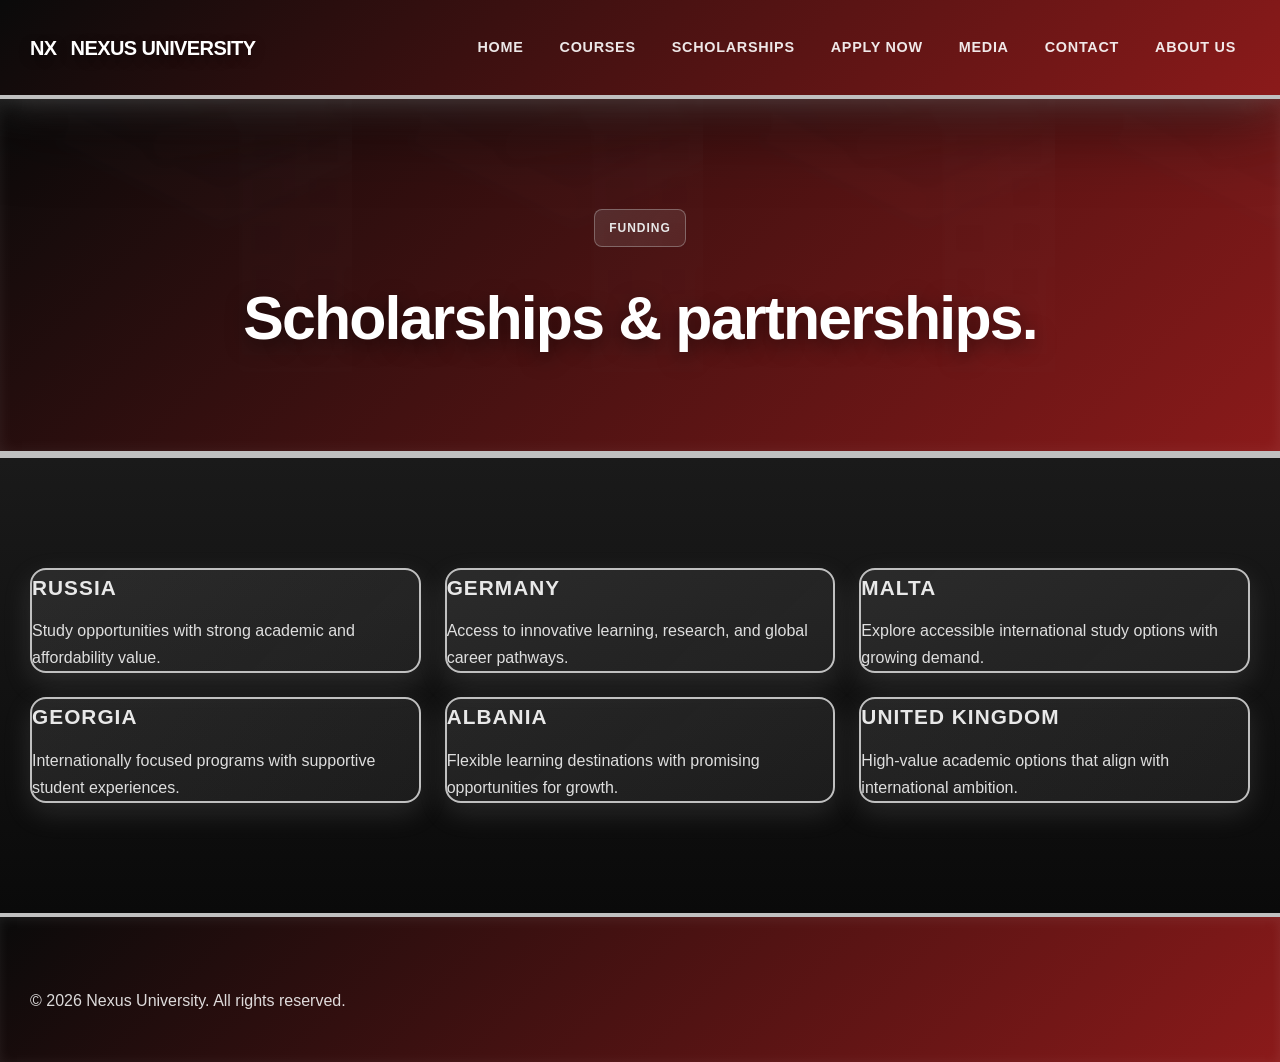
<file: scholarships.html>
<!DOCTYPE html>
<html lang="en">
<head>
  <meta charset="UTF-8" />
  <meta name="viewport" content="width=device-width, initial-scale=1.0" />
  <title>Scholarships - Nexus University</title>
  <link rel="stylesheet" href="style.css.css" />
</head>
<body>
  <header class="site-header">
    <div class="container nav">
      <div class="brand"><span class="brand-mark">NX</span> Nexus University</div>
      <nav class="main-nav" aria-label="Main navigation">
        <a href="index.html">Home</a>
        <a href="courses.html">Courses</a>
        <a href="scholarships.html">Scholarships</a>
        <a href="apply.html">Apply Now</a>
        <a href="media.html">Media</a>
        <a href="contact.html">Contact</a>
        <a href="about.html">About Us</a>
      </nav>
    </div>
  </header>

  <main>
    <section class="page-hero small-hero">
      <div class="container">
        <span class="eyebrow">Funding</span>
        <h1>Scholarships & partnerships.</h1>
      </div>
    </section>

    <section class="section">
      <div class="container">
        <div class="info-grid">
          <div class="info-card">
            <h3>Russia</h3>
            <p>Study opportunities with strong academic and affordability value.</p>
          </div>
          <div class="info-card">
            <h3>Germany</h3>
            <p>Access to innovative learning, research, and global career pathways.</p>
          </div>
          <div class="info-card">
            <h3>Malta</h3>
            <p>Explore accessible international study options with growing demand.</p>
          </div>
          <div class="info-card">
            <h3>Georgia</h3>
            <p>Internationally focused programs with supportive student experiences.</p>
          </div>
          <div class="info-card">
            <h3>Albania</h3>
            <p>Flexible learning destinations with promising opportunities for growth.</p>
          </div>
          <div class="info-card">
            <h3>United Kingdom</h3>
            <p>High-value academic options that align with international ambition.</p>
          </div>
        </div>
      </div>
    </section>
  </main>

  <footer class="site-footer">
    <div class="container footer-inner">
      <p>© 2026 Nexus University. All rights reserved.</p>
    </div>
  </footer>
</body>
</html>
</file>
<file: style.css.css>
/* Nexus University - Premium Deep Burgundy, Silver, White & Glossy Professional Theme */
:root {
  --burgundy: #8B1A1A;
  --burgundy-dark: #5C1212;
  --burgundy-light: #A52A2A;
  --black: #0A0A0A;
  --black-alt: #151515;
  --white: #FFFFFF;
  --silver: #C0C0C0;
  --silver-light: #E8E8E8;
  --silver-dark: #A9A9A9;
  --grey-light: #F8F8F8;
  --grey-mid: #F0F0F0;
  --text-dark: #1F1F1F;
  --text-light: #555555;
  --accent-gold: #D4AF37;
  --shadow-deep: 0 25px 70px rgba(0,0,0,0.5);
  --shadow-strong: 0 18px 50px rgba(0,0,0,0.35);
  --shadow-soft: 0 10px 28px rgba(0,0,0,0.18);
  --gradient-burgundy: linear-gradient(135deg, #8B1A1A 0%, #A52A2A 100%);
  --gradient-black-red: linear-gradient(135deg, #0A0A0A 0%, #8B1A1A 100%);
  --gradient-silver: linear-gradient(135deg, #E8E8E8 0%, #C0C0C0 100%);
  --gradient-glossy-dark: linear-gradient(135deg, rgba(255,255,255,0.25), rgba(255,255,255,0.05));
  --gradient-glossy-light: linear-gradient(135deg, rgba(255,255,255,0.4), rgba(255,255,255,0.1));
}

* { box-sizing: border-box; }
html { scroll-behavior: smooth; }

body {
  margin: 0;
  font-family: 'Segoe UI', 'Helvetica Neue', sans-serif;
  background: linear-gradient(180deg, #1A1A1A 0%, #0A0A0A 50%, #000000 100%);
  color: var(--text-dark);
  line-height: 1.7;
}

img, video { display: block; max-width: 100%; }
a { text-decoration: none; transition: all 0.3s ease; }

.container {
  width: min(1220px, calc(100% - 40px));
  margin: 0 auto;
}

/* HEADER */
.site-header {
  position: sticky;
  top: 0;
  z-index: 50;
  background: var(--gradient-black-red);
  border-bottom: 4px solid var(--silver);
  box-shadow: 0 0 40px rgba(192, 192, 192, 0.3), var(--shadow-deep);
  backdrop-filter: blur(15px);
}

.nav {
  display: flex;
  align-items: center;
  justify-content: space-between;
  min-height: 95px;
  gap: 14px;
}

.brand {
  display: inline-flex;
  align-items: center;
  gap: 14px;
  color: var(--white);
  font-weight: 900;
  font-size: 1.25rem;
  letter-spacing: -0.03em;
  text-transform: uppercase;
  text-shadow: 0 4px 12px rgba(0,0,0,0.4);
}

.site-logo {
  width: 65px;
  height: 65px;
  object-fit: contain;
  background: linear-gradient(135deg, rgba(192,192,192,0.3), rgba(255,255,255,0.15));
  border: 3px solid var(--silver);
  border-radius: 12px;
  padding: 6px;
  box-shadow: 0 8px 20px rgba(192, 192, 192, 0.25), inset 0 1px 0 rgba(255,255,255,0.3);
}

.main-nav {
  display: flex;
  flex-wrap: wrap;
  justify-content: flex-end;
  align-items: center;
  gap: 8px;
}

.main-nav a {
  color: rgba(255,255,255,0.9);
  font-size: 0.9rem;
  font-weight: 700;
  padding: 10px 14px;
  border-radius: 8px;
  position: relative;
  text-transform: uppercase;
  letter-spacing: 0.05em;
}

.main-nav a:hover {
  color: var(--silver-light);
  background: rgba(192, 192, 192, 0.2);
  border-bottom: 2px solid var(--silver);
}

/* HERO SECTION */
.hero {
  position: relative;
  padding: 110px 0 90px;
  background: var(--gradient-black-red);
  overflow: hidden;
  box-shadow: inset 0 2px 10px rgba(255,255,255,0.05);
}

.hero::before {
  content: "";
  position: absolute;
  top: 0;
  right: -120px;
  width: 700px;
  height: 700px;
  background: radial-gradient(circle, rgba(192,192,192,0.15), transparent 65%);
  border-radius: 50%;
  filter: blur(60px);
}

.hero::after {
  content: "";
  position: absolute;
  top: -60px;
  left: -60px;
  width: 500px;
  height: 500px;
  background: url('data:image/svg+xml,<svg xmlns="http://www.w3.org/2000/svg" viewBox="0 0 100 100"><g opacity="0.08"><rect x="5" y="5" width="25" height="30" fill="%23C0C0C0"/><line x1="10" y1="10" x2="30" y2="10" stroke="%23C0C0C0" stroke-width="0.5"/><line x1="10" y1="18" x2="30" y2="18" stroke="%23C0C0C0" stroke-width="0.5"/><line x1="10" y1="26" x2="30" y2="26" stroke="%23C0C0C0" stroke-width="0.5"/><rect x="50" y="5" width="25" height="30" fill="%23C0C0C0"/><line x1="55" y1="10" x2="75" y2="10" stroke="%23C0C0C0" stroke-width="0.5"/><line x1="55" y1="18" x2="75" y2="18" stroke="%23C0C0C0" stroke-width="0.5"/><line x1="55" y1="26" x2="75" y2="26" stroke="%23C0C0C0" stroke-width="0.5"/></g></svg>');
  opacity: 0.12;
}

.hero-grid {
  position: relative;
  z-index: 2;
  display: grid;
  grid-template-columns: 1.2fr 0.8fr;
  gap: 40px;
  align-items: center;
}

.hero-badge {
  display: inline-block;
  padding: 14px 20px;
  border-radius: 10px;
  background: linear-gradient(135deg, rgba(192,192,192,0.3), rgba(224,224,224,0.15));
  border: 2px solid var(--silver);
  color: var(--white);
  font-size: 0.8rem;
  font-weight: 900;
  letter-spacing: 0.08em;
  text-transform: uppercase;
  margin-bottom: 22px;
  box-shadow: 0 6px 16px rgba(192, 192, 192, 0.25), inset 0 1px 0 rgba(255,255,255,0.3);
}

.hero-copy h1 {
  margin: 0 0 22px;
  font-size: clamp(2.8rem, 7vw, 4.5rem);
  line-height: 1.05;
  letter-spacing: -0.04em;
  font-weight: 900;
  color: var(--white);
  text-shadow: 0 6px 20px rgba(0,0,0,0.5);
}

.hero-copy p {
  color: rgba(255,255,255,0.92);
  font-size: 1.12rem;
  max-width: 600px;
  margin: 0 0 30px;
  line-height: 1.8;
  text-shadow: 0 2px 8px rgba(0,0,0,0.3);
}

.eyebrow {
  display: inline-block;
  padding: 8px 14px;
  border-radius: 8px;
  background: linear-gradient(135deg, rgba(192,192,192,0.15), rgba(255,255,255,0.08));
  border: 1px solid rgba(192, 192, 192, 0.4);
  color: var(--silver-light);
  font-size: 0.75rem;
  font-weight: 900;
  letter-spacing: 0.08em;
  text-transform: uppercase;
}

.eyebrow.dark {
  background: rgba(255,255,255,0.1);
  color: var(--white);
  border-color: rgba(192, 192, 192, 0.3);
}

.cta-row {
  display: flex;
  flex-wrap: wrap;
  gap: 16px;
  margin: 32px 0;
}

.btn {
  display: inline-flex;
  align-items: center;
  justify-content: center;
  min-height: 56px;
  padding: 0 30px;
  border-radius: 12px;
  font-weight: 900;
  font-size: 0.95rem;
  cursor: pointer;
  border: none;
  text-transform: uppercase;
  letter-spacing: 0.06em;
  transition: all 0.3s ease;
  box-shadow: var(--shadow-strong);
  position: relative;
  overflow: hidden;
}

.btn::before {
  content: "";
  position: absolute;
  inset: 0;
  background: var(--gradient-glossy-light);
  opacity: 0;
  transition: opacity 0.3s ease;
  border-radius: 12px;
}

.btn:hover {
  transform: translateY(-4px);
  box-shadow: var(--shadow-deep);
}

.btn:hover::before {
  opacity: 1;
}

.btn-primary {
  background: var(--gradient-burgundy);
  color: var(--white);
  border: 2px solid var(--silver);
  box-shadow: 0 0 20px rgba(192, 192, 192, 0.2), var(--shadow-strong);
}

.btn-primary:hover {
  background: linear-gradient(135deg, #A52A2A, #8B1A1A);
  border-color: var(--white);
  box-shadow: 0 0 30px rgba(192, 192, 192, 0.3), var(--shadow-deep);
}

.btn-secondary {
  background: rgba(255,255,255,0.12);
  color: var(--white);
  border: 2px solid var(--silver);
  box-shadow: 0 0 15px rgba(192, 192, 192, 0.15);
}

.btn-secondary:hover {
  background: var(--burgundy);
  border-color: var(--silver-light);
  box-shadow: 0 0 25px rgba(192, 192, 192, 0.25);
}

.stats-row {
  display: grid;
  grid-template-columns: repeat(3, minmax(0, 1fr));
  gap: 20px;
  margin-top: 36px;
}

.stat-card {
  background: linear-gradient(135deg, rgba(192,192,192,0.15), rgba(255,255,255,0.08));
  border: 2px solid var(--silver);
  border-radius: 14px;
  padding: 24px 20px;
  text-align: center;
  box-shadow: 0 8px 24px rgba(192, 192, 192, 0.2), inset 0 1px 0 rgba(255,255,255,0.2);
  backdrop-filter: blur(15px);
  transition: all 0.3s ease;
  color: var(--white);
}

.stat-card:hover {
  transform: translateY(-6px);
  background: linear-gradient(135deg, rgba(192,192,192,0.25), rgba(255,255,255,0.15));
  border-color: var(--white);
  box-shadow: 0 12px 32px rgba(192, 192, 192, 0.35);
}

.stat-card strong {
  display: block;
  font-size: 2rem;
  color: var(--silver-light);
  margin-bottom: 8px;
  text-shadow: 0 2px 6px rgba(0,0,0,0.3);
}

.stat-card span {
  color: rgba(255,255,255,0.85);
  font-size: 0.9rem;
  font-weight: 700;
  text-transform: uppercase;
  letter-spacing: 0.05em;
}

.hero-visual {
  display: flex;
  justify-content: center;
}

.portrait-card {
  position: relative;
  width: min(100%, 450px);
  min-height: 500px;
  border-radius: 18px;
  overflow: hidden;
  background: var(--gradient-black-red);
  border: 4px solid var(--silver);
  box-shadow: 0 20px 60px rgba(0,0,0,0.5), 0 0 40px rgba(192, 192, 192, 0.25);
}

.portrait-card::before {
  content: "";
  position: absolute;
  inset: 0;
  background: var(--gradient-glossy-dark);
  z-index: 1;
}

.president-photo {
  width: 100%;
  height: 100%;
  object-fit: cover;
  filter: brightness(1.08) contrast(1.15);
}

.portrait-caption {
  position: absolute;
  left: 20px;
  bottom: 20px;
  z-index: 2;
  background: linear-gradient(135deg, rgba(0,0,0,0.9), rgba(0,0,0,0.7));
  color: var(--silver-light);
  padding: 14px 20px;
  border-radius: 12px;
  font-weight: 900;
  border: 2px solid var(--silver);
  text-transform: uppercase;
  letter-spacing: 0.06em;
  font-size: 0.9rem;
  box-shadow: 0 4px 12px rgba(192, 192, 192, 0.3);
}

/* SECTIONS */
.section {
  padding: 110px 0;
  background: linear-gradient(180deg, #1A1A1A 0%, #0A0A0A 100%);
  border-top: 3px solid var(--silver);
}

.alt-section {
  background: linear-gradient(180deg, #2A2A2A 0%, #151515 100%);
}

.mission-section {
  background: linear-gradient(180deg, var(--grey-light) 0%, var(--grey-mid) 100%);
}

.section-heading {
  text-align: center;
  margin-bottom: 50px;
}

.section-heading.left { text-align: left; }

.section-heading h2 {
  margin: 16px 0 0;
  font-size: clamp(2.2rem, 4vw, 3.4rem);
  line-height: 1.15;
  letter-spacing: -0.03em;
  font-weight: 900;
  color: var(--text-dark);
}

.mission-box {
  background: rgba(255,255,255,0.98);
  border-left: 6px solid var(--burgundy);
  border-top: 2px solid var(--silver);
  border-radius: 16px;
  padding: 52px 44px;
  box-shadow: 0 20px 50px rgba(0,0,0,0.2), inset 0 1px 0 rgba(255,255,255,0.5);
  backdrop-filter: blur(15px);
}

.mission-text {
  color: var(--text-light);
  font-size: 1.08rem;
  margin: 18px 0;
  line-height: 1.9;
}

.values-grid {
  display: grid;
  grid-template-columns: repeat(4, minmax(0, 1fr));
  gap: 22px;
  margin-top: 36px;
}

.value-card {
  background: linear-gradient(135deg, rgba(192,192,192,0.15), rgba(255,255,255,0.1));
  border: 2px solid var(--silver);
  border-radius: 14px;
  padding: 26px 22px;
  text-align: center;
  transition: all 0.3s ease;
  box-shadow: 0 6px 18px rgba(192, 192, 192, 0.15);
}

.value-card:hover {
  transform: translateY(-8px);
  background: linear-gradient(135deg, var(--burgundy), rgba(139,26,26,0.6));
  color: var(--white);
  border-color: var(--white);
  box-shadow: 0 12px 32px rgba(192, 192, 192, 0.3);
}

.value-card:hover h3,
.value-card:hover p {
  color: var(--white);
}

.value-icon {
  display: block;
  font-size: 2.4rem;
  margin-bottom: 14px;
}

.value-card h3 {
  margin: 0 0 8px;
  font-size: 1.15rem;
  color: var(--text-dark);
  font-weight: 900;
}

.value-card p {
  margin: 0;
  color: var(--text-light);
  font-size: 0.95rem;
}

/* CARDS */
.feature-grid, .card-grid, .info-grid {
  display: grid;
  gap: 24px;
}

.feature-grid { grid-template-columns: repeat(3, minmax(0, 1fr)); }
.card-grid { grid-template-columns: repeat(3, minmax(0, 1fr)); }
.info-grid { grid-template-columns: repeat(3, minmax(0, 1fr)); }

.feature-card, .program-card, .info-card {
  background: linear-gradient(135deg, rgba(192,192,192,0.12), rgba(255,255,255,0.06));
  border: 2px solid var(--silver);
  border-radius: 16px;
  box-shadow: 0 10px 28px rgba(192, 192, 192, 0.15);
  transition: all 0.3s ease;
  color: var(--white);
}

.feature-card:hover, .program-card:hover, .info-card:hover {
  transform: translateY(-10px);
  box-shadow: 0 20px 50px rgba(192, 192, 192, 0.25), 0 0 30px rgba(139, 26, 26, 0.2);
  border-color: var(--white);
  background: linear-gradient(135deg, rgba(192,192,192,0.2), rgba(255,255,255,0.12));
}

.feature-card {
  padding: 34px 28px;
}

.icon {
  font-size: 2.8rem;
  margin-bottom: 20px;
}

.feature-card h3, .program-body h3, .info-card h3 {
  margin: 0 0 12px;
  font-size: 1.3rem;
  color: var(--silver-light);
  font-weight: 900;
  text-transform: uppercase;
  letter-spacing: 0.05em;
}

.feature-card p, .program-body p, .info-card p {
  margin: 0;
  color: rgba(255,255,255,0.85);
  line-height: 1.7;
}

.program-card { overflow: hidden; }

.program-image {
  width: 100%;
  min-height: 240px;
  background-size: cover;
  background-position: center;
  position: relative;
}

.program-image::after {
  content: "";
  position: absolute;
  inset: 0;
  background: linear-gradient(135deg, rgba(139,26,26,0.6), rgba(0,0,0,0.8));
}

.program-one { background: linear-gradient(135deg, var(--burgundy), #8B1A1A), #333; }
.program-two { background: linear-gradient(135deg, var(--burgundy-dark), #5C1212), #333; }
.program-three { background: linear-gradient(135deg, #A52A2A, #8B1A1A), #333; }

.program-body {
  padding: 26px 24px;
  background: rgba(192, 192, 192, 0.1);
  border-top: 2px solid var(--silver);
}

.video-wrap { display: grid; gap: 30px; }

.video-box {
  background: var(--black);
  border-radius: 18px;
  padding: 24px;
  box-shadow: 0 20px 50px rgba(0,0,0,0.4), 0 0 35px rgba(192, 192, 192, 0.2);
  border: 3px solid var(--silver);
}

.video-box video {
  width: 100%;
  min-height: 340px;
  border-radius: 14px;
  background: #000;
}

/* PAGE HERO */
.page-hero {
  background: var(--gradient-black-red);
  color: var(--white);
  text-align: center;
  padding: 110px 0 80px;
  border-bottom: 4px solid var(--silver);
  position: relative;
  overflow: hidden;
  box-shadow: inset 0 2px 15px rgba(255,255,255,0.08);
}

.page-hero::before {
  content: "";
  position: absolute;
  inset: 0;
  background: url('data:image/svg+xml,<svg xmlns="http://www.w3.org/2000/svg" viewBox="0 0 100 100"><text x="10" y="20" font-size="80" opacity="0.08" fill="%23C0C0C0">📚</text><text x="60" y="60" font-size="80" opacity="0.08" fill="%23C0C0C0">🏢</text></svg>');
  opacity: 0.12;
}

.page-hero h1 {
  position: relative;
  z-index: 1;
  margin: 20px 0 0;
  font-size: clamp(2.4rem, 5vw, 3.8rem);
  letter-spacing: -0.03em;
  font-weight: 900;
  text-shadow: 0 6px 20px rgba(0,0,0,0.5);
}

.page-hero p {
  position: relative;
  z-index: 1;
  margin: 16px 0 0;
  color: rgba(255,255,255,0.9);
  font-size: 1.12rem;
}

/* SPLIT LAYOUT */
.section-with-image .split-layout {
  display: grid;
  grid-template-columns: 1fr 1fr;
  gap: 44px;
  align-items: center;
}

.split-copy h2 {
  margin: 18px 0 14px;
  font-size: clamp(2rem, 4vw, 2.8rem);
  line-height: 1.2;
  color: var(--text-dark);
}

.split-copy p {
  color: var(--text-light);
  margin: 0 0 16px;
}

.bullet-list {
  margin: 0 0 24px;
  padding-left: 24px;
  color: var(--text-dark);
}

.bullet-list li {
  margin-bottom: 10px;
  font-weight: 600;
}

.split-media img {
  width: 100%;
  height: 480px;
  object-fit: cover;
  border-radius: 18px;
  box-shadow: 0 20px 50px rgba(0,0,0,0.4), 0 0 30px rgba(192, 192, 192, 0.2);
  border: 3px solid var(--silver);
}

/* COURSES PAGE STYLES */
.course-intro {
  text-align: center;
  margin-bottom: 50px;
  background: linear-gradient(135deg, rgba(192,192,192,0.15), rgba(255,255,255,0.08));
  border: 2px solid var(--silver);
  border-radius: 18px;
  padding: 44px 36px;
  color: var(--white);
  box-shadow: 0 10px 30px rgba(192, 192, 192, 0.15);
}

.course-intro h2 {
  margin: 0 0 16px;
  font-size: clamp(2rem, 4vw, 2.8rem);
  color: var(--silver-light);
}

.course-intro p {
  color: rgba(255,255,255,0.85);
  max-width: 700px;
  margin: 0 auto 28px;
}

.course-stats {
  display: grid;
  grid-template-columns: repeat(4, minmax(0, 1fr));
  gap: 18px;
}

.stat {
  background: rgba(192, 192, 192, 0.1);
  border: 2px solid var(--silver);
  border-radius: 14px;
  padding: 18px 14px;
  text-align: center;
  box-shadow: 0 4px 12px rgba(192, 192, 192, 0.1);
}

.stat strong {
  display: block;
  color: var(--silver-light);
  font-size: 1.6rem;
  margin-bottom: 6px;
}

.stat span {
  color: rgba(255,255,255,0.8);
  font-size: 0.85rem;
  font-weight: 700;
}

.filter-section {
  margin-bottom: 40px;
  color: var(--white);
}

.filter-section h2 {
  margin: 0 0 12px;
  color: var(--silver-light);
}

.filter-section p {
  color: rgba(255,255,255,0.8);
  margin: 0 0 24px;
}

.filter-controls {
  display: flex;
  flex-wrap: wrap;
  gap: 12px;
}

.filter-btn {
  padding: 11px 18px;
  border: 2px solid var(--silver);
  border-radius: 10px;
  background: rgba(192, 192, 192, 0.1);
  color: rgba(255,255,255,0.85);
  font-weight: 700;
  cursor: pointer;
  font-size: 0.9rem;
  transition: all 0.3s ease;
  text-transform: uppercase;
  letter-spacing: 0.05em;
  box-shadow: 0 4px 12px rgba(192, 192, 192, 0.1);
}

.filter-btn:hover {
  border-color: var(--white);
  color: var(--white);
  background: rgba(192, 192, 192, 0.2);
  box-shadow: 0 6px 18px rgba(192, 192, 192, 0.2);
}

.filter-btn.active {
  background: var(--gradient-burgundy);
  color: var(--white);
  border-color: var(--white);
  box-shadow: 0 8px 20px rgba(192, 192, 192, 0.3);
}

.courses-grid {
  display: grid;
  grid-template-columns: repeat(3, minmax(0, 1fr));
  gap: 22px;
  margin-bottom: 40px;
}

.course-card {
  background: linear-gradient(135deg, rgba(192,192,192,0.12), rgba(255,255,255,0.06));
  border: 2px solid var(--silver);
  border-radius: 16px;
  padding: 26px 22px;
  box-shadow: 0 8px 22px rgba(192, 192, 192, 0.15);
  transition: all 0.3s ease;
  display: flex;
  flex-direction: column;
  justify-content: space-between;
  color: var(--white);
}

.course-card:hover {
  transform: translateY(-8px);
  box-shadow: 0 16px 40px rgba(192, 192, 192, 0.25), 0 0 25px rgba(139, 26, 26, 0.15);
  border-color: var(--white);
  background: linear-gradient(135deg, rgba(192,192,192,0.2), rgba(255,255,255,0.12));
}

.course-header {
  margin-bottom: 14px;
}

.course-header h3 {
  margin: 0 0 10px;
  font-size: 1.15rem;
  color: var(--silver-light);
  line-height: 1.3;
  font-weight: 900;
  text-transform: uppercase;
  letter-spacing: 0.04em;
}

.university {
  display: inline-block;
  background: var(--burgundy);
  color: var(--white);
  padding: 6px 14px;
  border-radius: 8px;
  font-size: 0.7rem;
  font-weight: 900;
  text-transform: uppercase;
  letter-spacing: 0.05em;
  box-shadow: 0 4px 10px rgba(139, 26, 26, 0.3);
}

.course-details {
  display: flex;
  flex-direction: column;
  gap: 10px;
  margin: 14px 0;
}

.fee {
  color: var(--silver-light);
  font-weight: 900;
  font-size: 1.2rem;
  text-transform: uppercase;
}

.duration {
  color: rgba(255,255,255,0.75);
  font-size: 0.9rem;
  font-weight: 600;
}

.btn-small {
  min-height: 42px;
  padding: 0 18px;
  font-size: 0.85rem;
}

.cta-box {
  text-align: center;
  background: linear-gradient(135deg, rgba(192,192,192,0.15), rgba(255,255,255,0.08));
  border: 2px solid var(--silver);
  border-radius: 18px;
  padding: 54px 44px;
  color: var(--white);
  box-shadow: 0 12px 36px rgba(192, 192, 192, 0.2);
}

.cta-box h2 {
  margin: 0 0 12px;
  color: var(--silver-light);
  font-size: clamp(2rem, 4vw, 2.8rem);
}

.cta-box p {
  color: rgba(255,255,255,0.85);
  margin: 0 0 28px;
  max-width: 700px;
  margin-left: auto;
  margin-right: auto;
}

/* FOOTER */
.site-footer {
  background: var(--gradient-black-red);
  color: rgba(255,255,255,0.85);
  padding: 54px 0 32px;
  border-top: 4px solid var(--silver);
  box-shadow: inset 0 2px 12px rgba(255,255,255,0.08);
}

.footer-content {
  display: grid;
  grid-template-columns: repeat(3, minmax(0, 1fr));
  gap: 30px;
}

.footer-section h3 {
  color: var(--silver-light);
  margin: 0 0 14px;
  font-weight: 900;
  text-transform: uppercase;
  letter-spacing: 0.05em;
}

.footer-section p {
  margin: 0;
  color: rgba(255,255,255,0.8);
  line-height: 1.8;
}

/* RESPONSIVE */
@media (max-width: 980px) {
  .hero-grid,
  .feature-grid,
  .card-grid,
  .values-grid,
  .section-with-image .split-layout,
  .courses-grid,
  .footer-content {
    grid-template-columns: 1fr;
  }

  .nav {
    flex-direction: column;
    padding: 12px 0;
  }

  .main-nav { justify-content: center; }
  .stats-row { grid-template-columns: repeat(2, 1fr); }
}

@media (max-width: 560px) {
  .cta-row { flex-direction: column; }
  .btn { width: 100%; }
  .stats-row { grid-template-columns: 1fr; }
  .hero-copy h1 { font-size: 2.2rem; }
  .section { padding: 60px 0; }
  .filter-btn { font-size: 0.75rem; padding: 8px 10px; }
  .courses-grid { grid-template-columns: 1fr; }
}
</file>
